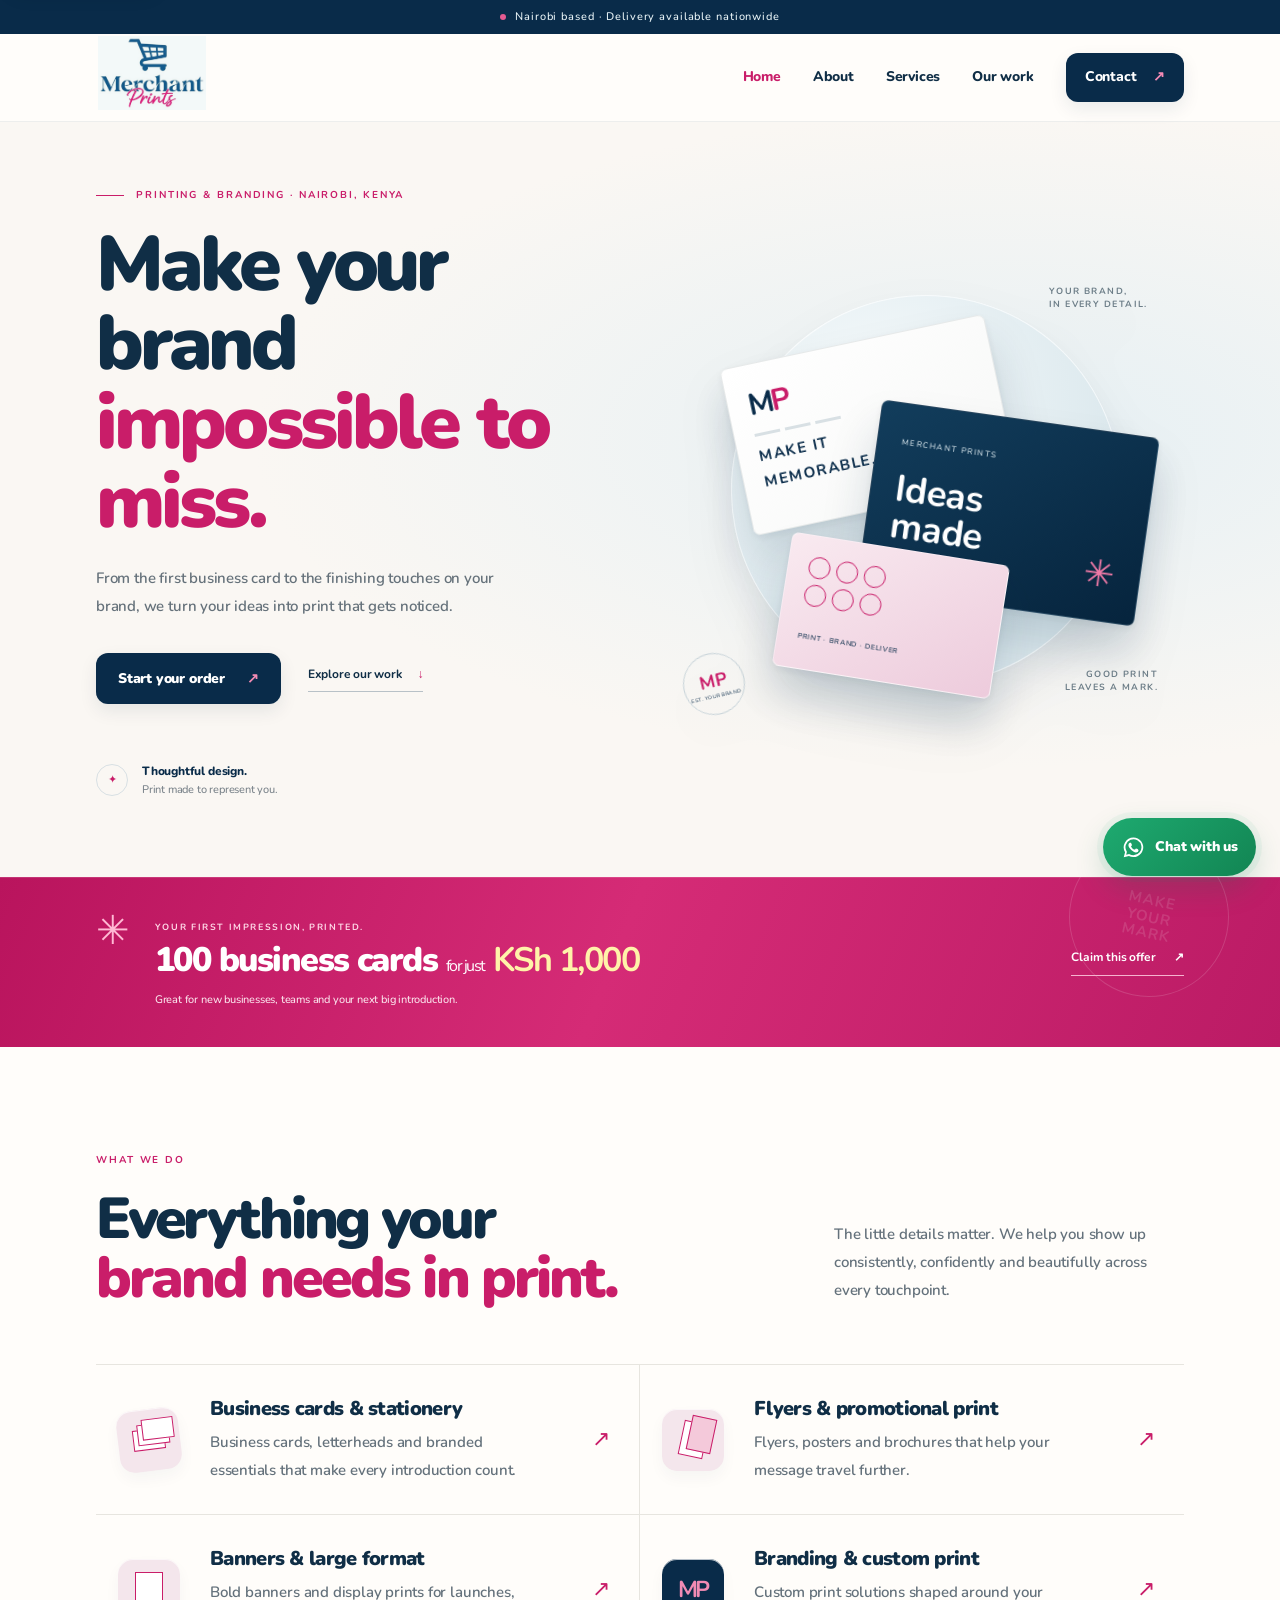
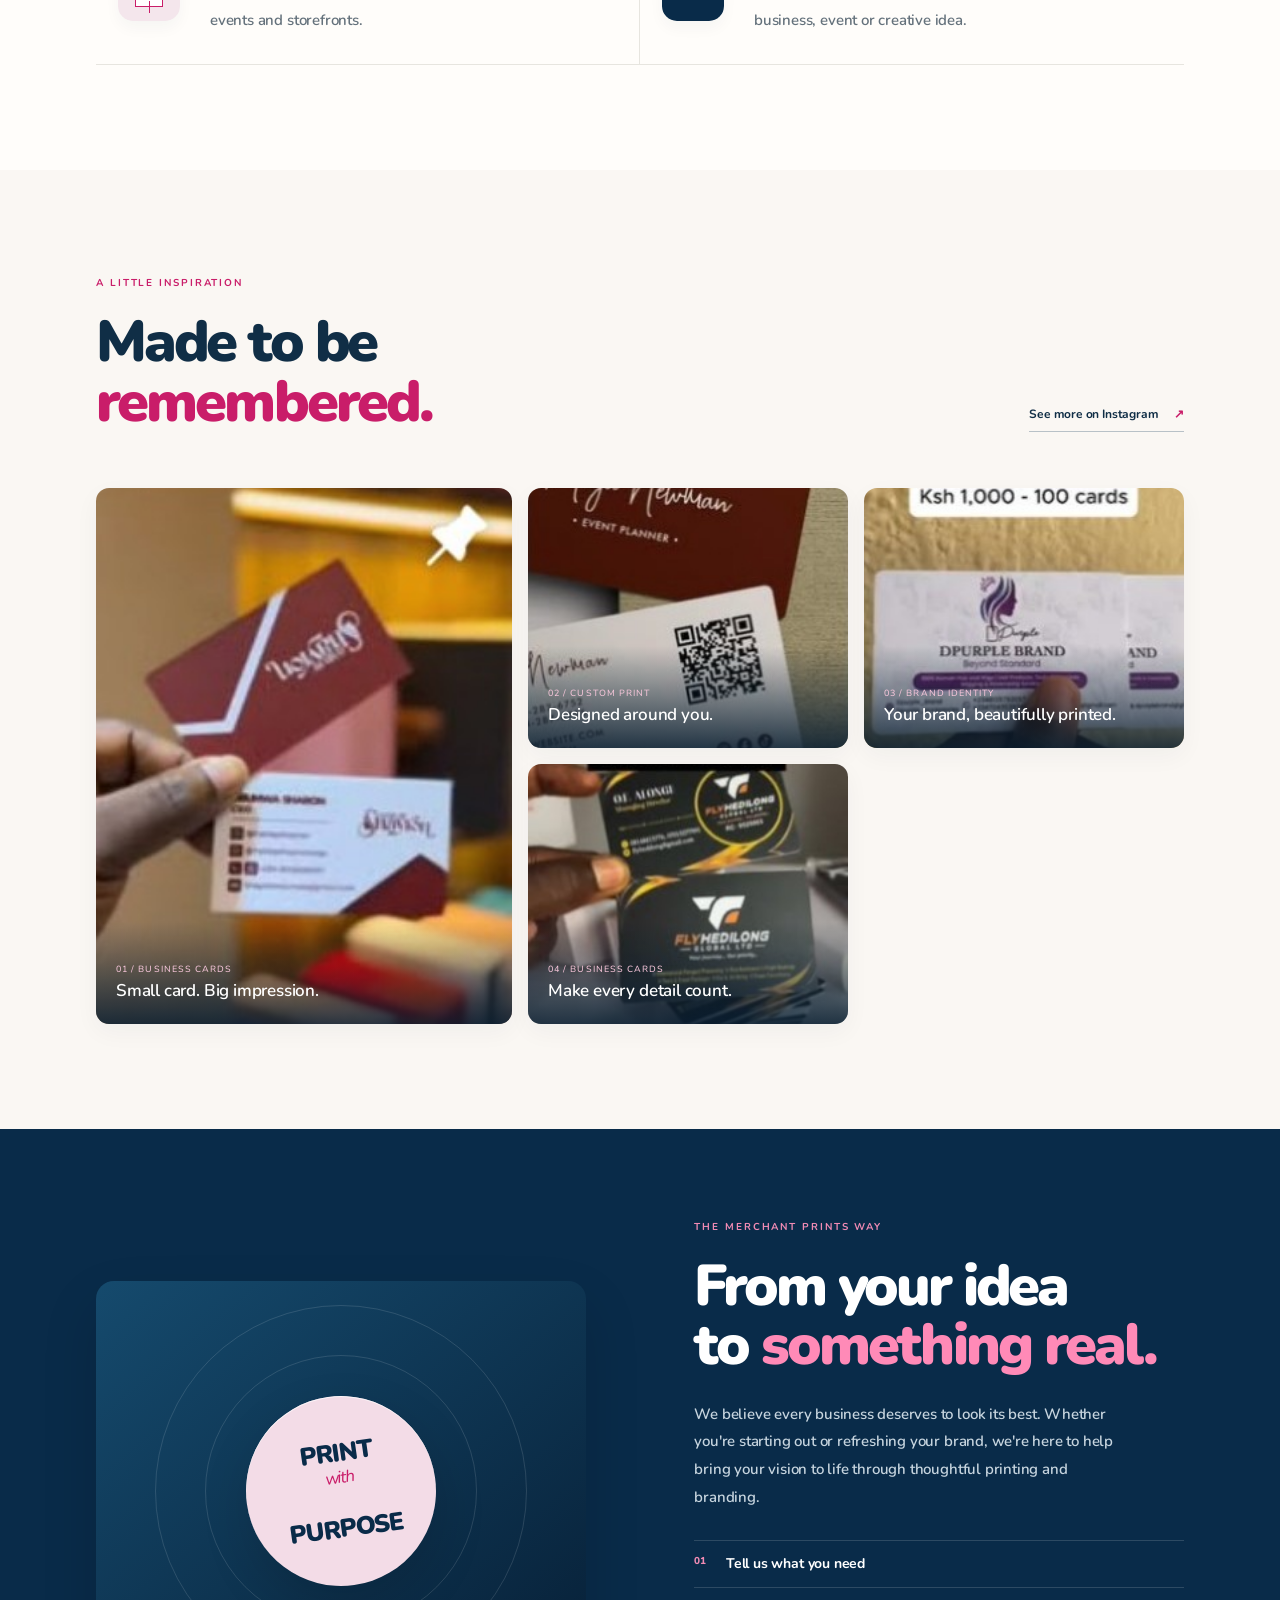
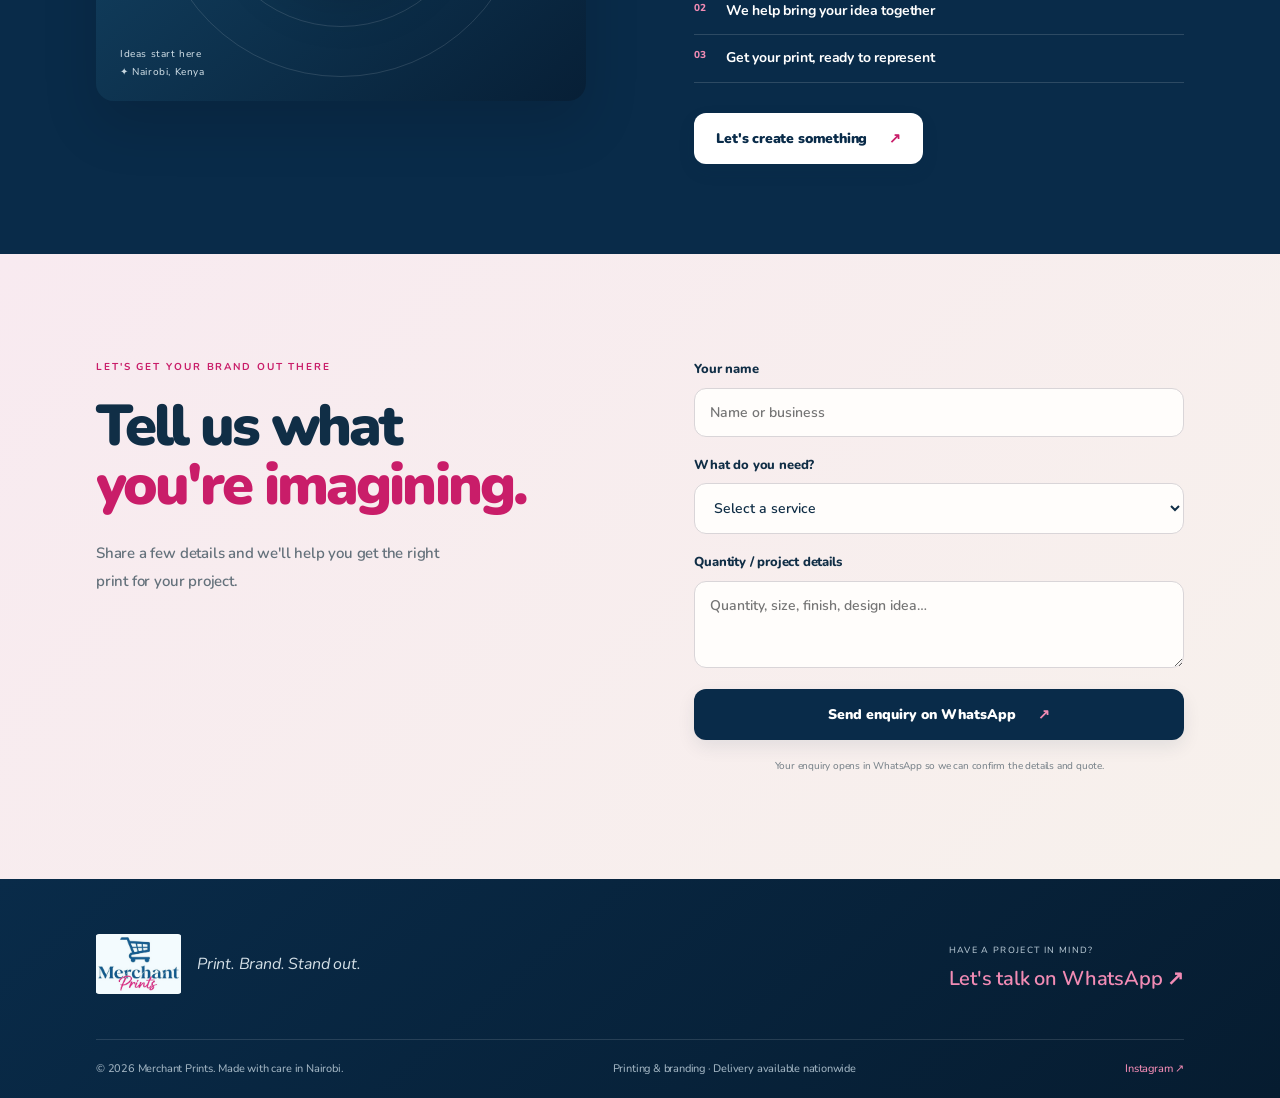
<file: index.html>
<!doctype html>
<html lang="en">

<head>
    <meta charset="utf-8">
    <meta name="viewport" content="width=device-width, initial-scale=1">
    <meta name="theme-color" content="#092b49">
    <meta name="color-scheme" content="light">
    <meta name="description"
        content="Merchant Prints — printing and branding services in Nairobi, Kenya. Business cards, flyers, banners and custom brand print. Delivery available nationwide.">
    <title>Merchant Prints | Print. Brand. Stand Out.</title>
    <link rel="preconnect" href="https://fonts.googleapis.com">
    <link rel="preconnect" href="https://fonts.gstatic.com" crossorigin>
    <link
        href="https://fonts.googleapis.com/css2?family=Nunito:wght@400;500;600;700;800;900&family=Playfair+Display:wght@600;700;800&display=swap"
        rel="stylesheet">
    <link rel="stylesheet" href="styles.css">
</head>

<body>
    <a class="skip-link" href="#main-content">Skip to content</a>
    <div class="announcement"><span class="announcement-dot"></span> Nairobi based · Delivery available nationwide</div>
    <header class="site-header" id="top"><a class="brand" href="#top" aria-label="Merchant Prints home"><img
                src="assets/merchant-prints-logo.jpg" alt="Merchant Prints logo"></a><button class="menu-toggle"
            aria-label="Open navigation" aria-expanded="false"><span></span><span></span></button>
        <nav class="nav" aria-label="Main navigation"><a href="index.html" class="active-page">Home</a><a
                href="about.html">About</a><a href="services.html">Services</a><a href="portfolio.html">Our work</a><a
                class="nav-cta" href="contact.html">Contact <span>↗</span></a></nav>
    </header>
    <main id="main-content">
        <section class="hero">
            <div class="hero-copy">
                <p class="eyebrow"><span class="eyebrow-line"></span> PRINTING & BRANDING · NAIROBI, KENYA</p>
                <h1>Make your brand<br><em>impossible to miss.</em></h1>
                <p class="hero-description">From the first business card to the finishing touches on your brand, we turn
                    your ideas into print that gets noticed.</p>
                <div class="hero-actions"><a class="button button-dark" href="#quote">Start your order
                        <span>↗</span></a><a class="text-link" href="#work">Explore our work <span>↓</span></a></div>
                <div class="hero-proof">
                    <div class="proof-mark">✦</div>
                    <p><strong>Thoughtful design.</strong><br>Print made to represent you.</p>
                </div>
            </div>
            <div class="hero-art" aria-label="Business cards and printed brand materials">
                <div class="art-backdrop"></div>
                <div class="art-label label-top">YOUR BRAND,<br>IN EVERY DETAIL.</div>
                <div class="print-card card-one"><span class="card-logo">M<span>P</span></span>
                    <div class="card-lines"><i></i><i></i><i></i></div><b>MAKE IT<br>MEMORABLE.</b>
                </div>
                <div class="print-card card-two"><small>MERCHANT
                        PRINTS</small><strong>Ideas<br>made<br><em>visible.</em></strong><span
                        class="card-scribble">✳</span></div>
                <div class="print-card card-three">
                    <div class="mini-grid"><i></i><i></i><i></i><i></i><i></i><i></i></div><small>PRINT · BRAND ·
                        DELIVER</small>
                </div>
                <div class="art-label label-bottom">GOOD PRINT<br>LEAVES A MARK.</div>
                <div class="art-stamp">MP<br><span>EST. YOUR BRAND</span></div>
            </div>
        </section>
        <section class="offer-strip" aria-label="Business card offer">
            <div class="offer-star">✳</div>
            <div class="offer-text">
                <p>YOUR FIRST IMPRESSION, PRINTED.</p>
                <h2>100 business cards <span>for just</span> <b>KSh 1,000</b></h2><small>Great for new businesses, teams
                    and your next big introduction.</small>
            </div><a href="#quote" class="offer-link">Claim this offer <span>↗</span></a>
            <div class="offer-orbit">MAKE<br>YOUR<br>MARK</div>
        </section>
        <section class="section services-section" id="services">
            <div class="section-heading">
                <div>
                    <p class="eyebrow">WHAT WE DO</p>
                    <h2>Everything your<br><em>brand needs in print.</em></h2>
                </div>
                <p class="section-intro">The little details matter. We help you show up consistently, confidently and
                    beautifully across every touchpoint.</p>
            </div>
            <div class="services-grid">
                <article class="service-card">
                    <div class="service-icon icon-card"><span></span><span></span><span></span></div>
                    <div>
                        <h3>Business cards & stationery</h3>
                        <p>Business cards, letterheads and branded essentials that make every introduction count.</p>
                    </div><a href="#quote" aria-label="Request business cards and stationery quote">↗</a>
                </article>
                <article class="service-card">
                    <div class="service-icon icon-poster"><span></span><span></span></div>
                    <div>
                        <h3>Flyers & promotional print</h3>
                        <p>Flyers, posters and brochures that help your message travel further.</p>
                    </div><a href="#quote" aria-label="Request promotional print quote">↗</a>
                </article>
                <article class="service-card">
                    <div class="service-icon icon-banner"><span></span><span></span></div>
                    <div>
                        <h3>Banners & large format</h3>
                        <p>Bold banners and display prints for launches, events and storefronts.</p>
                    </div><a href="#quote" aria-label="Request banner quote">↗</a>
                </article>
                <article class="service-card">
                    <div class="service-icon icon-brand"><span>MP</span></div>
                    <div>
                        <h3>Branding & custom print</h3>
                        <p>Custom print solutions shaped around your business, event or creative idea.</p>
                    </div><a href="#quote" aria-label="Request custom branding quote">↗</a>
                </article>
            </div>
        </section>
        <section class="work-section section" id="work">
            <div class="section-heading work-heading">
                <div>
                    <p class="eyebrow">A LITTLE INSPIRATION</p>
                    <h2>Made to be<br><em>remembered.</em></h2>
                </div><a class="text-link" href="https://www.instagram.com/merchant_prints/" target="_blank"
                    rel="noopener">See more on Instagram <span>↗</span></a>
            </div>
            <div class="work-grid">
                <figure class="work-item work-large"><img src="assets/work-1.jpg"
                        alt="Custom printed business card design">
                    <figcaption><span>01 / Business cards</span><b>Small card. Big impression.</b></figcaption>
                </figure>
                <figure class="work-item"><img src="assets/work-2.jpg" alt="Custom QR code business card">
                    <figcaption><span>02 / Custom print</span><b>Designed around you.</b></figcaption>
                </figure>
                <figure class="work-item"><img src="assets/work-3.jpg" alt="Printed branded card">
                    <figcaption><span>03 / Brand identity</span><b>Your brand, beautifully printed.</b></figcaption>
                </figure>
                <figure class="work-item"><img src="assets/work-4.jpg" alt="Premium business card print">
                    <figcaption><span>04 / Business cards</span><b>Make every detail count.</b></figcaption>
                </figure>
            </div>
        </section>
        <section class="about-section" id="about">
            <div class="about-visual">
                <div class="about-circle">PRINT<br><span>with</span><br>PURPOSE</div>
                <div class="about-note">Ideas start here<br>✦ Nairobi, Kenya</div>
            </div>
            <div class="about-copy">
                <p class="eyebrow">THE MERCHANT PRINTS WAY</p>
                <h2>From your idea<br>to <em>something real.</em></h2>
                <p>We believe every business deserves to look its best. Whether you're starting out or refreshing your
                    brand, we're here to help bring your vision to life through thoughtful printing and branding.</p>
                <div class="about-points">
                    <div><b>01</b><span>Tell us what you need</span></div>
                    <div><b>02</b><span>We help bring your idea together</span></div>
                    <div><b>03</b><span>Get your print, ready to represent</span></div>
                </div><a class="button button-light" href="#quote">Let's create something <span>↗</span></a>
            </div>
        </section>
        <section class="quote-section section" id="quote">
            <div class="quote-heading">
                <p class="eyebrow">LET'S GET YOUR BRAND OUT THERE</p>
                <h2>Tell us what<br><em>you're imagining.</em></h2>
                <p>Share a few details and we'll help you get the right print for your project.</p>
            </div>
            <form class="quote-form" id="quoteForm"><label>Your name<input name="name" type="text"
                        placeholder="Name or business" required></label><label>What do you need?<select name="service"
                        required>
                        <option value="" disabled selected>Select a service</option>
                        <option>Business cards (100 for KSh 1,000)</option>
                        <option>Flyers / posters / brochures</option>
                        <option>Banners / large format</option>
                        <option>Branding / custom print</option>
                        <option>Something else</option>
                    </select></label><label>Quantity / project details<textarea name="details" rows="3"
                        placeholder="Quantity, size, finish, design idea…"></textarea></label><button
                    class="button button-dark submit-button" type="submit">Send enquiry on WhatsApp
                    <span>↗</span></button>
                <p class="form-note">Your enquiry opens in WhatsApp so we can confirm the details and quote.</p>
            </form>
        </section>
    </main>
    <footer class="footer" id="contact">
        <div class="footer-top"><a class="footer-brand" href="#top"><img src="assets/merchant-prints-logo.jpg"
                    alt="Merchant Prints"><span>Print. Brand. Stand out.</span></a>
            <div class="footer-contact">
                <p>HAVE A PROJECT IN MIND?</p><a href="https://wa.me/254113739590" target="_blank" rel="noopener">Let's
                    talk on WhatsApp ↗</a>
            </div>
        </div>
        <div class="footer-bottom"><span>© <span id="year"></span> Merchant Prints. Made with care in
                Nairobi.</span><span>Printing & branding · Delivery available nationwide</span><a
                href="https://www.instagram.com/merchant_prints/" target="_blank" rel="noopener">Instagram ↗</a></div>
    </footer>
    <a class="whatsapp-float"
        href="https://wa.me/254113739590?text=Hi%20Merchant%20Prints%2C%20I%27d%20like%20to%20make%20an%20enquiry."
        target="_blank" rel="noopener" aria-label="Chat with Merchant Prints on WhatsApp"><svg viewBox="0 0 32 32"
            aria-hidden="true">
            <path
                d="M16 3.2A12.5 12.5 0 0 0 5.2 22L3.5 28.5l6.7-1.7A12.5 12.5 0 1 0 16 3.2Zm0 22.7a10.1 10.1 0 0 1-5.1-1.4l-.4-.2-3.9 1 1-3.8-.3-.4A10.2 10.2 0 1 1 16 25.9Zm5.6-7.6c-.3-.2-1.8-.9-2.1-1s-.5-.2-.7.2-.8 1-1 1.2-.4.2-.7 0a8.3 8.3 0 0 1-2.5-1.5 9.3 9.3 0 0 1-1.7-2.1c-.2-.3 0-.5.2-.7l.5-.6c.2-.2.2-.4.3-.6s0-.4 0-.6-.7-1.7-1-2.3c-.2-.5-.5-.4-.7-.4h-.6a1.2 1.2 0 0 0-.9.4 3.8 3.8 0 0 0-1.2 2.8 6.6 6.6 0 0 0 1.4 3.5 15.1 15.1 0 0 0 5.8 5.1 6.7 6.7 0 0 0 2.2.7 3.8 3.8 0 0 0 2.5-.6 3.1 3.1 0 0 0 1-2c0-.3 0-.5-.2-.6Z" />
        </svg><span>Chat with us</span></a>
    <script src="script.js"></script>
</body>

</html>
</file>
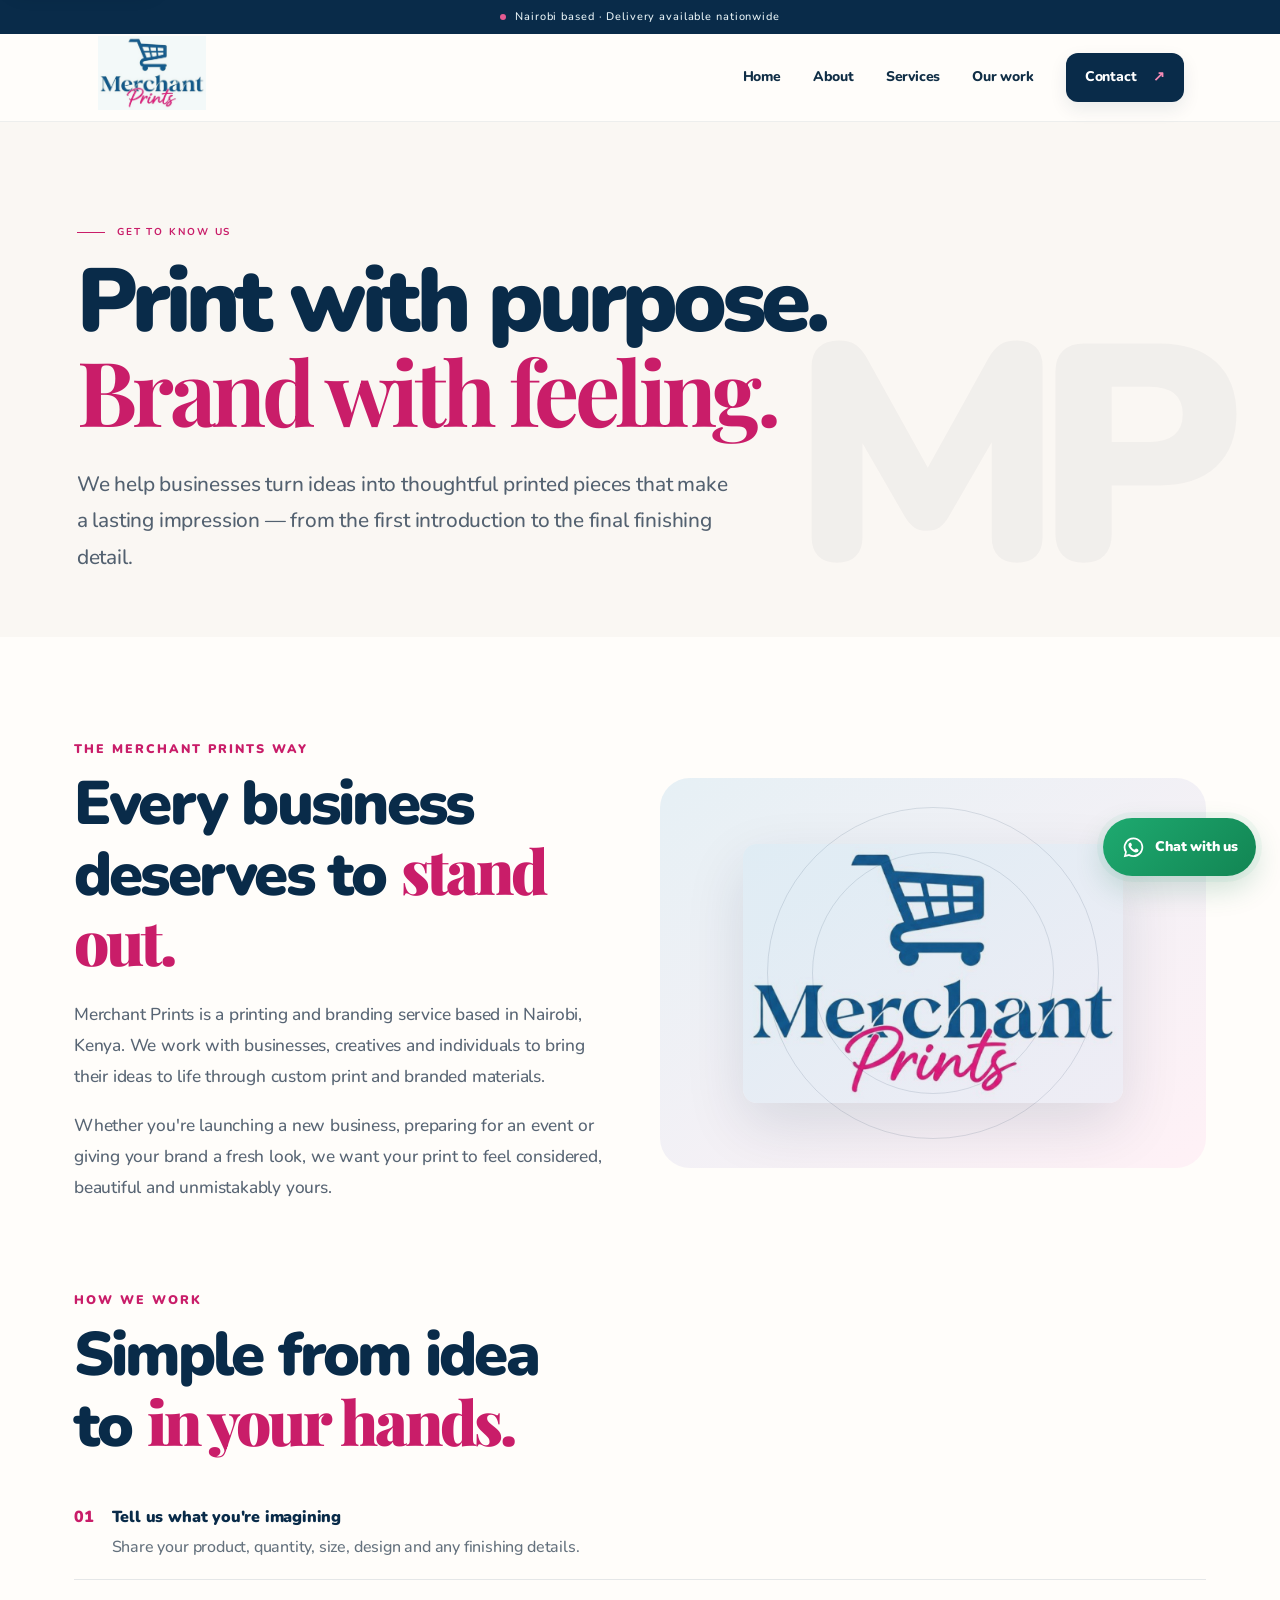
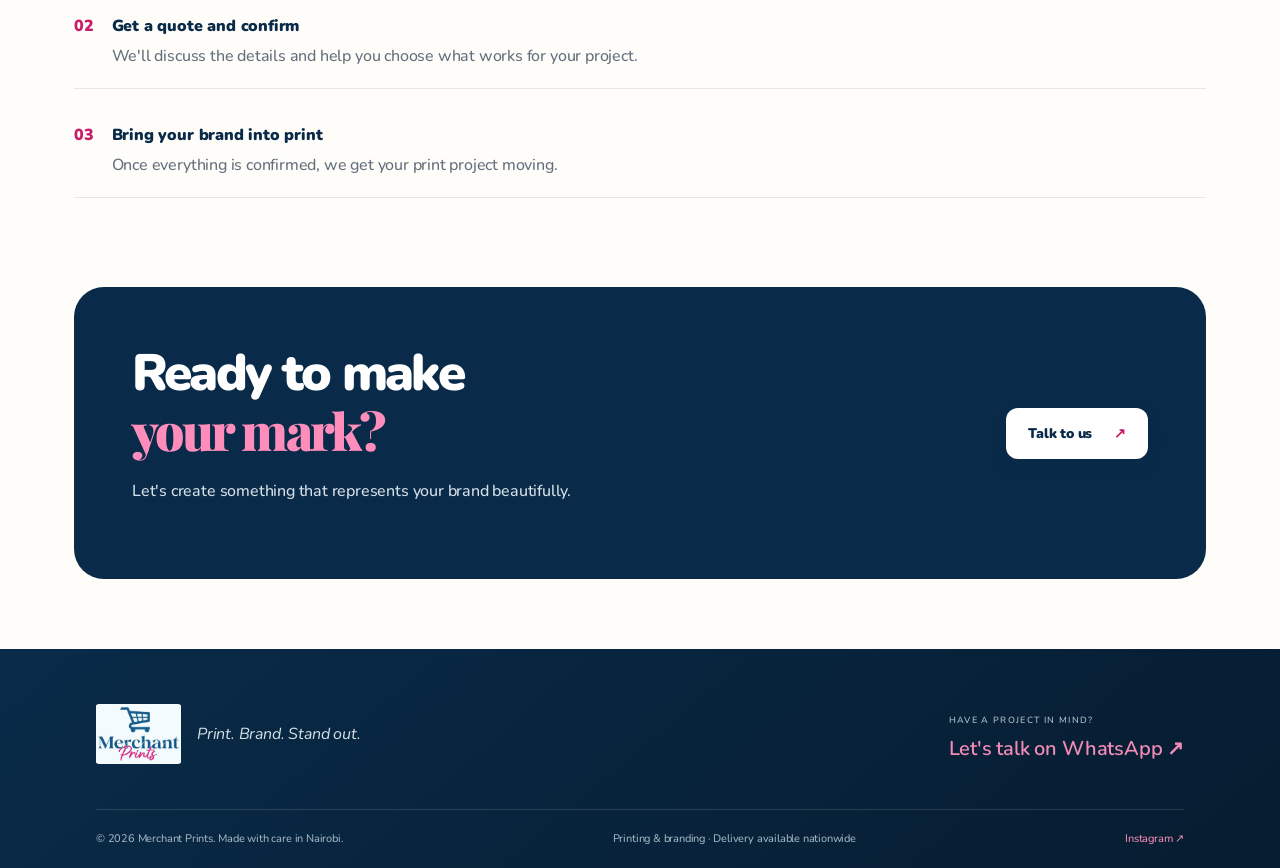
<file: about.html>
<!doctype html><html lang="en"><head><meta charset="utf-8"><meta name="viewport" content="width=device-width, initial-scale=1"><meta name="theme-color" content="#092b49"><meta name="description" content="Merchant Prints — printing and branding services in Nairobi, Kenya. Business cards, flyers, banners and custom brand print. Delivery available nationwide."><title>About Us | Merchant Prints</title><link rel="preconnect" href="https://fonts.googleapis.com"><link rel="preconnect" href="https://fonts.gstatic.com" crossorigin><link href="https://fonts.googleapis.com/css2?family=Nunito:wght@400;500;600;700;800;900&family=Playfair+Display:wght@600;700;800&display=swap" rel="stylesheet"><link rel="stylesheet" href="styles.css"></head><body><a class="skip-link" href="#main-content">Skip to content</a><div class="announcement"><span class="announcement-dot"></span> Nairobi based · Delivery available nationwide</div><header class="site-header" id="top"><a class="brand" href="index.html" aria-label="Merchant Prints home"><img src="assets/merchant-prints-logo.jpg" alt="Merchant Prints logo"></a><button class="menu-toggle" aria-label="Open navigation" aria-expanded="false"><span></span><span></span></button><nav class="nav" aria-label="Main navigation"><a href="index.html">Home</a><a href="about.html">About</a><a href="services.html">Services</a><a href="portfolio.html">Our work</a><a href="contact.html" class="nav-cta">Contact <span>↗</span></a></nav></header><main id="main-content"><section class="page-hero"><p class="eyebrow"><span class="eyebrow-line"></span> GET TO KNOW US</p><h1>Print with purpose.<br><em>Brand with feeling.</em></h1><p class="lead">We help businesses turn ideas into thoughtful printed pieces that make a lasting impression — from the first introduction to the final finishing detail.</p></section><section class="page-wrap"><div class="about-feature"><div><p class="page-kicker">THE MERCHANT PRINTS WAY</p><h2 class="page-title">Every business<br>deserves to <em>stand out.</em></h2><p class="page-lead">Merchant Prints is a printing and branding service based in Nairobi, Kenya. We work with businesses, creatives and individuals to bring their ideas to life through custom print and branded materials.</p><p class="page-lead">Whether you're launching a new business, preparing for an event or giving your brand a fresh look, we want your print to feel considered, beautiful and unmistakably yours.</p></div><div class="about-feature-art"><img src="assets/merchant-prints-logo.jpg" alt="Merchant Prints brand logo"></div></div><div style="margin-top:70px"><p class="page-kicker">HOW WE WORK</p><h2 class="page-title">Simple from idea<br>to <em>in your hands.</em></h2><div class="process-list"><div class="process-item"><b>01</b><div><strong>Tell us what you're imagining</strong><p>Share your product, quantity, size, design and any finishing details.</p></div></div><div class="process-item"><b>02</b><div><strong>Get a quote and confirm</strong><p>We'll discuss the details and help you choose what works for your project.</p></div></div><div class="process-item"><b>03</b><div><strong>Bring your brand into print</strong><p>Once everything is confirmed, we get your print project moving.</p></div></div></div></div></section><section class="page-footer-cta"><div class="page-banner"><div><h2>Ready to make<br><em>your mark?</em></h2><p>Let's create something that represents your brand beautifully.</p></div><a class="button button-light" href="contact.html">Talk to us <span>↗</span></a></div></section></main><footer class="footer"><div class="footer-top"><a class="footer-brand" href="index.html"><img src="assets/merchant-prints-logo.jpg" alt="Merchant Prints"><span>Print. Brand. Stand out.</span></a><div class="footer-contact"><p>HAVE A PROJECT IN MIND?</p><a href="https://wa.me/254113739590" target="_blank" rel="noopener">Let's talk on WhatsApp ↗</a></div></div><div class="footer-bottom"><span>© <span id="year"></span> Merchant Prints. Made with care in Nairobi.</span><span>Printing & branding · Delivery available nationwide</span><a href="https://www.instagram.com/merchant_prints/" target="_blank" rel="noopener">Instagram ↗</a></div></footer><a class="whatsapp-float" href="https://wa.me/254113739590?text=Hi%20Merchant%20Prints%2C%20I%27d%20like%20to%20make%20an%20enquiry." target="_blank" rel="noopener" aria-label="Chat with Merchant Prints on WhatsApp"><svg viewBox="0 0 32 32" aria-hidden="true"><path d="M16 3.2A12.5 12.5 0 0 0 5.2 22L3.5 28.5l6.7-1.7A12.5 12.5 0 1 0 16 3.2Zm0 22.7a10.1 10.1 0 0 1-5.1-1.4l-.4-.2-3.9 1 1-3.8-.3-.4A10.2 10.2 0 1 1 16 25.9Zm5.6-7.6c-.3-.2-1.8-.9-2.1-1s-.5-.2-.7.2-.8 1-1 1.2-.4.2-.7 0a8.3 8.3 0 0 1-2.5-1.5 9.3 9.3 0 0 1-1.7-2.1c-.2-.3 0-.5.2-.7l.5-.6c.2-.2.2-.4.3-.6s0-.4 0-.6-.7-1.7-1-2.3c-.2-.5-.5-.4-.7-.4h-.6a1.2 1.2 0 0 0-.9.4 3.8 3.8 0 0 0-1.2 2.8 6.6 6.6 0 0 0 1.4 3.5 15.1 15.1 0 0 0 5.8 5.1 6.7 6.7 0 0 0 2.2.7 3.8 3.8 0 0 0 2.5-.6 3.1 3.1 0 0 0 1-2c0-.3 0-.5-.2-.6Z"/></svg><span>Chat with us</span></a><script src="script.js"></script></body></html>
</file>
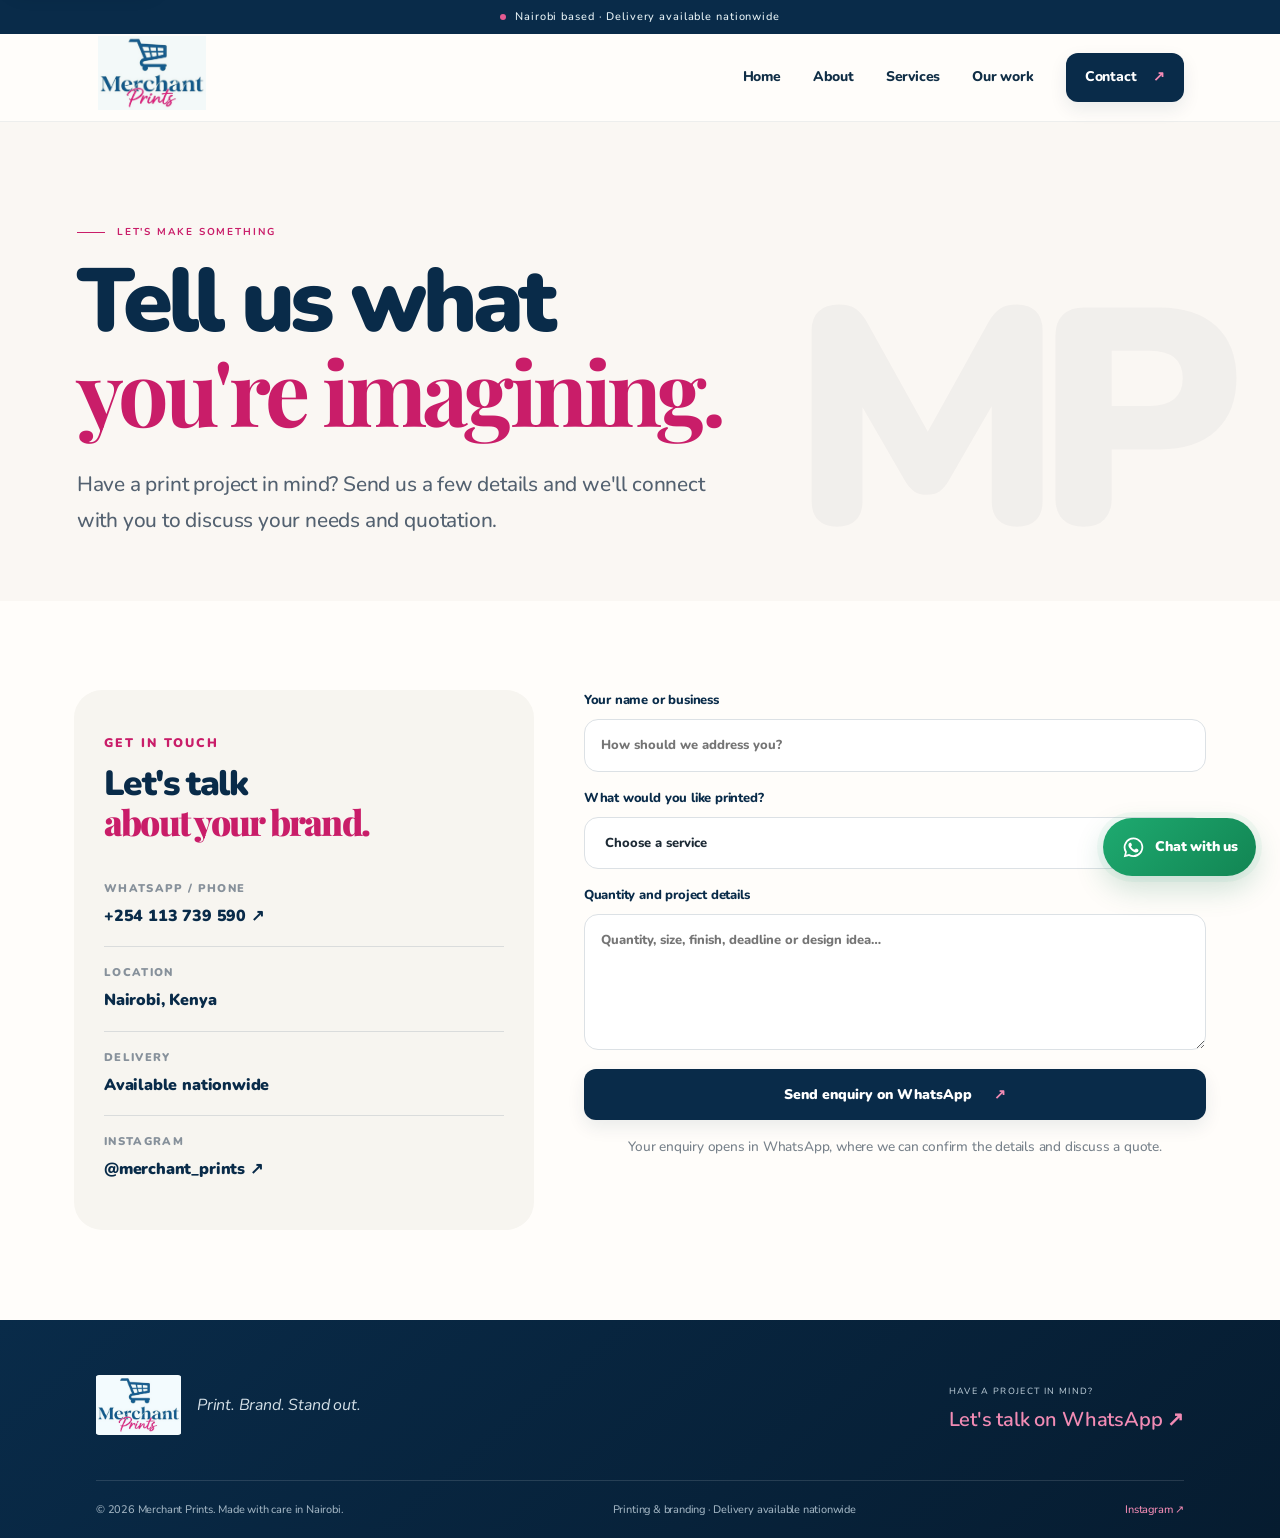
<file: contact.html>
<!doctype html><html lang="en"><head><meta charset="utf-8"><meta name="viewport" content="width=device-width, initial-scale=1"><meta name="theme-color" content="#092b49"><meta name="description" content="Merchant Prints — printing and branding services in Nairobi, Kenya. Business cards, flyers, banners and custom brand print. Delivery available nationwide."><title>Contact Us | Merchant Prints</title><link rel="preconnect" href="https://fonts.googleapis.com"><link rel="preconnect" href="https://fonts.gstatic.com" crossorigin><link href="https://fonts.googleapis.com/css2?family=Nunito:wght@400;500;600;700;800;900&family=Playfair+Display:wght@600;700;800&display=swap" rel="stylesheet"><link rel="stylesheet" href="styles.css"></head><body><a class="skip-link" href="#main-content">Skip to content</a><div class="announcement"><span class="announcement-dot"></span> Nairobi based · Delivery available nationwide</div><header class="site-header" id="top"><a class="brand" href="index.html" aria-label="Merchant Prints home"><img src="assets/merchant-prints-logo.jpg" alt="Merchant Prints logo"></a><button class="menu-toggle" aria-label="Open navigation" aria-expanded="false"><span></span><span></span></button><nav class="nav" aria-label="Main navigation"><a href="index.html">Home</a><a href="about.html">About</a><a href="services.html">Services</a><a href="portfolio.html">Our work</a><a href="contact.html" class="nav-cta">Contact <span>↗</span></a></nav></header><main id="main-content"><section class="page-hero"><p class="eyebrow"><span class="eyebrow-line"></span> LET'S MAKE SOMETHING</p><h1>Tell us what<br><em>you're imagining.</em></h1><p class="lead">Have a print project in mind? Send us a few details and we'll connect with you to discuss your needs and quotation.</p></section><section class="page-wrap"><div class="contact-layout"><aside class="contact-panel"><p class="page-kicker">GET IN TOUCH</p><h2 class="page-title" style="font-size:2.2rem">Let's talk<br><em>about your brand.</em></h2><div class="contact-row"><small>WhatsApp / Phone</small><a href="https://wa.me/254113739590" target="_blank" rel="noopener">+254 113 739 590 ↗</a></div><div class="contact-row"><small>Location</small><strong>Nairobi, Kenya</strong></div><div class="contact-row"><small>Delivery</small><strong>Available nationwide</strong></div><div class="contact-row"><small>Instagram</small><a href="https://www.instagram.com/merchant_prints/" target="_blank" rel="noopener">@merchant_prints ↗</a></div></aside><form class="page-form quote-form" id="quoteForm"><label>Your name or business<input name="name" type="text" placeholder="How should we address you?" required></label><label>What would you like printed?<select name="service" required><option value="" disabled selected>Choose a service</option><option>Business cards (100 for KSh 1,000)</option><option>Flyers / posters / brochures</option><option>Banners / large format</option><option>Branding / custom print</option><option>Other / not sure yet</option></select></label><label>Quantity and project details<textarea name="details" rows="5" placeholder="Quantity, size, finish, deadline or design idea…"></textarea></label><button class="button button-dark submit-button" type="submit">Send enquiry on WhatsApp <span>↗</span></button><p class="form-note">Your enquiry opens in WhatsApp, where we can confirm the details and discuss a quote.</p></form></div></section></main><footer class="footer"><div class="footer-top"><a class="footer-brand" href="index.html"><img src="assets/merchant-prints-logo.jpg" alt="Merchant Prints"><span>Print. Brand. Stand out.</span></a><div class="footer-contact"><p>HAVE A PROJECT IN MIND?</p><a href="https://wa.me/254113739590" target="_blank" rel="noopener">Let's talk on WhatsApp ↗</a></div></div><div class="footer-bottom"><span>© <span id="year"></span> Merchant Prints. Made with care in Nairobi.</span><span>Printing & branding · Delivery available nationwide</span><a href="https://www.instagram.com/merchant_prints/" target="_blank" rel="noopener">Instagram ↗</a></div></footer><a class="whatsapp-float" href="https://wa.me/254113739590?text=Hi%20Merchant%20Prints%2C%20I%27d%20like%20to%20make%20an%20enquiry." target="_blank" rel="noopener" aria-label="Chat with Merchant Prints on WhatsApp"><svg viewBox="0 0 32 32" aria-hidden="true"><path d="M16 3.2A12.5 12.5 0 0 0 5.2 22L3.5 28.5l6.7-1.7A12.5 12.5 0 1 0 16 3.2Zm0 22.7a10.1 10.1 0 0 1-5.1-1.4l-.4-.2-3.9 1 1-3.8-.3-.4A10.2 10.2 0 1 1 16 25.9Zm5.6-7.6c-.3-.2-1.8-.9-2.1-1s-.5-.2-.7.2-.8 1-1 1.2-.4.2-.7 0a8.3 8.3 0 0 1-2.5-1.5 9.3 9.3 0 0 1-1.7-2.1c-.2-.3 0-.5.2-.7l.5-.6c.2-.2.2-.4.3-.6s0-.4 0-.6-.7-1.7-1-2.3c-.2-.5-.5-.4-.7-.4h-.6a1.2 1.2 0 0 0-.9.4 3.8 3.8 0 0 0-1.2 2.8 6.6 6.6 0 0 0 1.4 3.5 15.1 15.1 0 0 0 5.8 5.1 6.7 6.7 0 0 0 2.2.7 3.8 3.8 0 0 0 2.5-.6 3.1 3.1 0 0 0 1-2c0-.3 0-.5-.2-.6Z"/></svg><span>Chat with us</span></a><script src="script.js"></script></body></html>
</file>
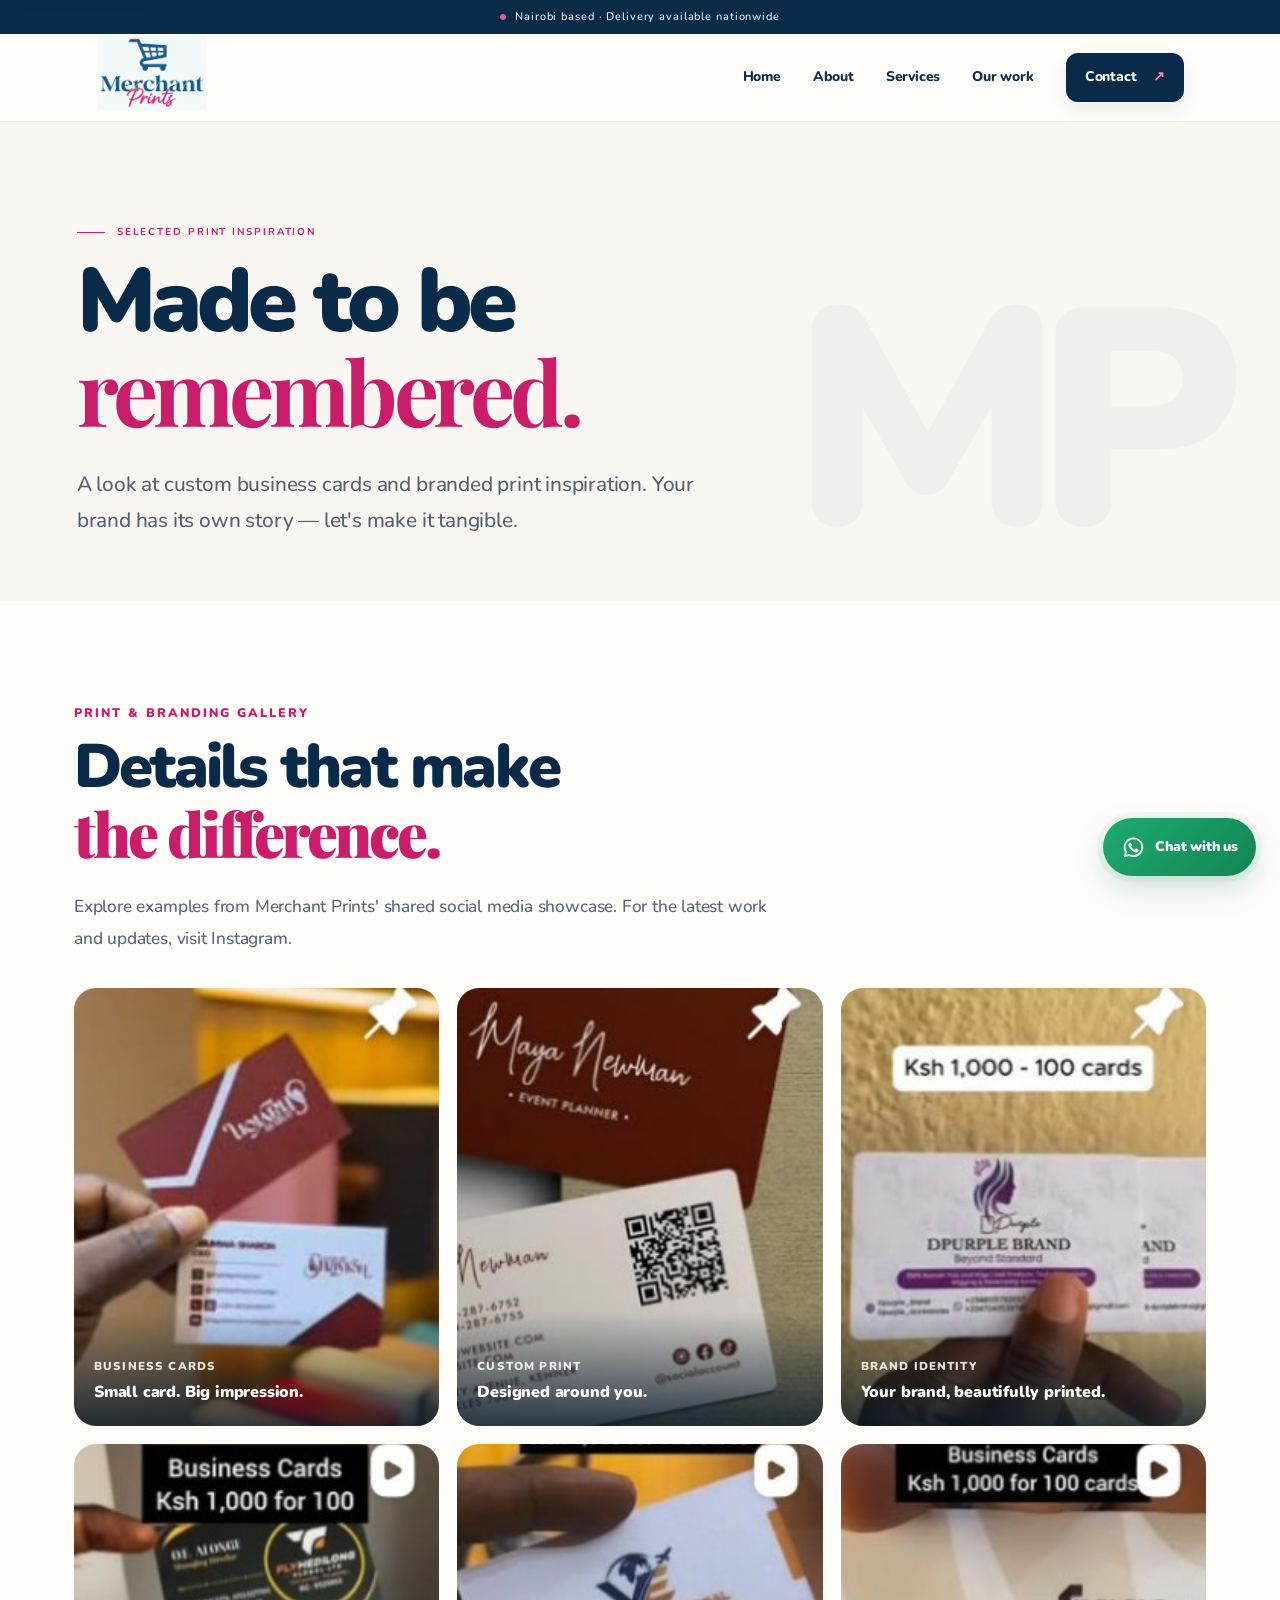
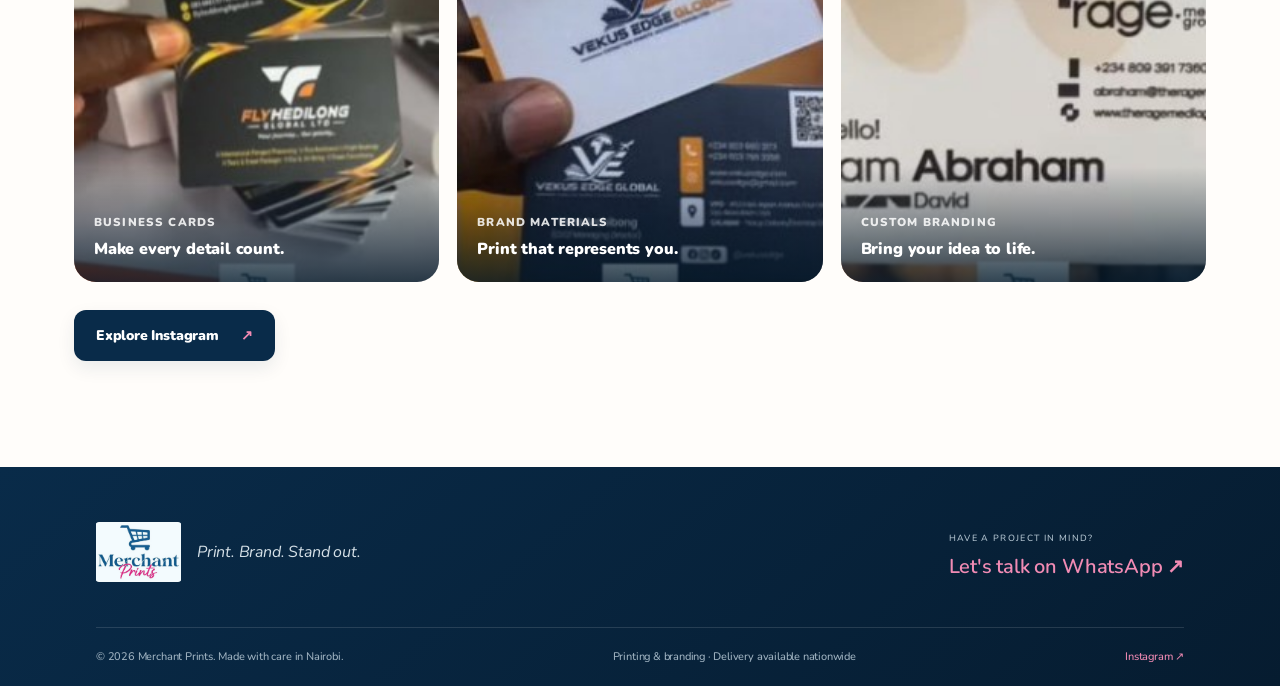
<file: portfolio.html>
<!doctype html><html lang="en"><head><meta charset="utf-8"><meta name="viewport" content="width=device-width, initial-scale=1"><meta name="theme-color" content="#092b49"><meta name="description" content="Merchant Prints — printing and branding services in Nairobi, Kenya. Business cards, flyers, banners and custom brand print. Delivery available nationwide."><title>Our Portfolio | Merchant Prints</title><link rel="preconnect" href="https://fonts.googleapis.com"><link rel="preconnect" href="https://fonts.gstatic.com" crossorigin><link href="https://fonts.googleapis.com/css2?family=Nunito:wght@400;500;600;700;800;900&family=Playfair+Display:wght@600;700;800&display=swap" rel="stylesheet"><link rel="stylesheet" href="styles.css"></head><body><a class="skip-link" href="#main-content">Skip to content</a><div class="announcement"><span class="announcement-dot"></span> Nairobi based · Delivery available nationwide</div><header class="site-header" id="top"><a class="brand" href="index.html" aria-label="Merchant Prints home"><img src="assets/merchant-prints-logo.jpg" alt="Merchant Prints logo"></a><button class="menu-toggle" aria-label="Open navigation" aria-expanded="false"><span></span><span></span></button><nav class="nav" aria-label="Main navigation"><a href="index.html">Home</a><a href="about.html">About</a><a href="services.html">Services</a><a href="portfolio.html">Our work</a><a href="contact.html" class="nav-cta">Contact <span>↗</span></a></nav></header><main id="main-content"><section class="page-hero"><p class="eyebrow"><span class="eyebrow-line"></span> SELECTED PRINT INSPIRATION</p><h1>Made to be<br><em>remembered.</em></h1><p class="lead">A look at custom business cards and branded print inspiration. Your brand has its own story — let's make it tangible.</p></section><section class="page-wrap"><p class="page-kicker">PRINT & BRANDING GALLERY</p><h2 class="page-title">Details that make<br><em>the difference.</em></h2><p class="page-lead">Explore examples from Merchant Prints' shared social media showcase. For the latest work and updates, visit Instagram.</p><div class="portfolio-grid"><figure class="portfolio-tile"><img src="assets/work-1.jpg" alt="Custom business card print"><figcaption><small>Business cards</small>Small card. Big impression.</figcaption></figure><figure class="portfolio-tile"><img src="assets/work-2.jpg" alt="QR code business card design"><figcaption><small>Custom print</small>Designed around you.</figcaption></figure><figure class="portfolio-tile"><img src="assets/work-3.jpg" alt="Branded printed business card"><figcaption><small>Brand identity</small>Your brand, beautifully printed.</figcaption></figure><figure class="portfolio-tile"><img src="assets/work-4.jpg" alt="Premium business card example"><figcaption><small>Business cards</small>Make every detail count.</figcaption></figure><figure class="portfolio-tile"><img src="assets/work-5.jpg" alt="Printed brand materials"><figcaption><small>Brand materials</small>Print that represents you.</figcaption></figure><figure class="portfolio-tile"><img src="assets/work-6.jpg" alt="Custom printed branding"><figcaption><small>Custom branding</small>Bring your idea to life.</figcaption></figure></div><p style="margin-top:28px"><a class="button button-dark" href="https://www.instagram.com/merchant_prints/" target="_blank" rel="noopener">Explore Instagram <span>↗</span></a></p></section></main><footer class="footer"><div class="footer-top"><a class="footer-brand" href="index.html"><img src="assets/merchant-prints-logo.jpg" alt="Merchant Prints"><span>Print. Brand. Stand out.</span></a><div class="footer-contact"><p>HAVE A PROJECT IN MIND?</p><a href="https://wa.me/254113739590" target="_blank" rel="noopener">Let's talk on WhatsApp ↗</a></div></div><div class="footer-bottom"><span>© <span id="year"></span> Merchant Prints. Made with care in Nairobi.</span><span>Printing & branding · Delivery available nationwide</span><a href="https://www.instagram.com/merchant_prints/" target="_blank" rel="noopener">Instagram ↗</a></div></footer><a class="whatsapp-float" href="https://wa.me/254113739590?text=Hi%20Merchant%20Prints%2C%20I%27d%20like%20to%20make%20an%20enquiry." target="_blank" rel="noopener" aria-label="Chat with Merchant Prints on WhatsApp"><svg viewBox="0 0 32 32" aria-hidden="true"><path d="M16 3.2A12.5 12.5 0 0 0 5.2 22L3.5 28.5l6.7-1.7A12.5 12.5 0 1 0 16 3.2Zm0 22.7a10.1 10.1 0 0 1-5.1-1.4l-.4-.2-3.9 1 1-3.8-.3-.4A10.2 10.2 0 1 1 16 25.9Zm5.6-7.6c-.3-.2-1.8-.9-2.1-1s-.5-.2-.7.2-.8 1-1 1.2-.4.2-.7 0a8.3 8.3 0 0 1-2.5-1.5 9.3 9.3 0 0 1-1.7-2.1c-.2-.3 0-.5.2-.7l.5-.6c.2-.2.2-.4.3-.6s0-.4 0-.6-.7-1.7-1-2.3c-.2-.5-.5-.4-.7-.4h-.6a1.2 1.2 0 0 0-.9.4 3.8 3.8 0 0 0-1.2 2.8 6.6 6.6 0 0 0 1.4 3.5 15.1 15.1 0 0 0 5.8 5.1 6.7 6.7 0 0 0 2.2.7 3.8 3.8 0 0 0 2.5-.6 3.1 3.1 0 0 0 1-2c0-.3 0-.5-.2-.6Z"/></svg><span>Chat with us</span></a><script src="script.js"></script></body></html>
</file>
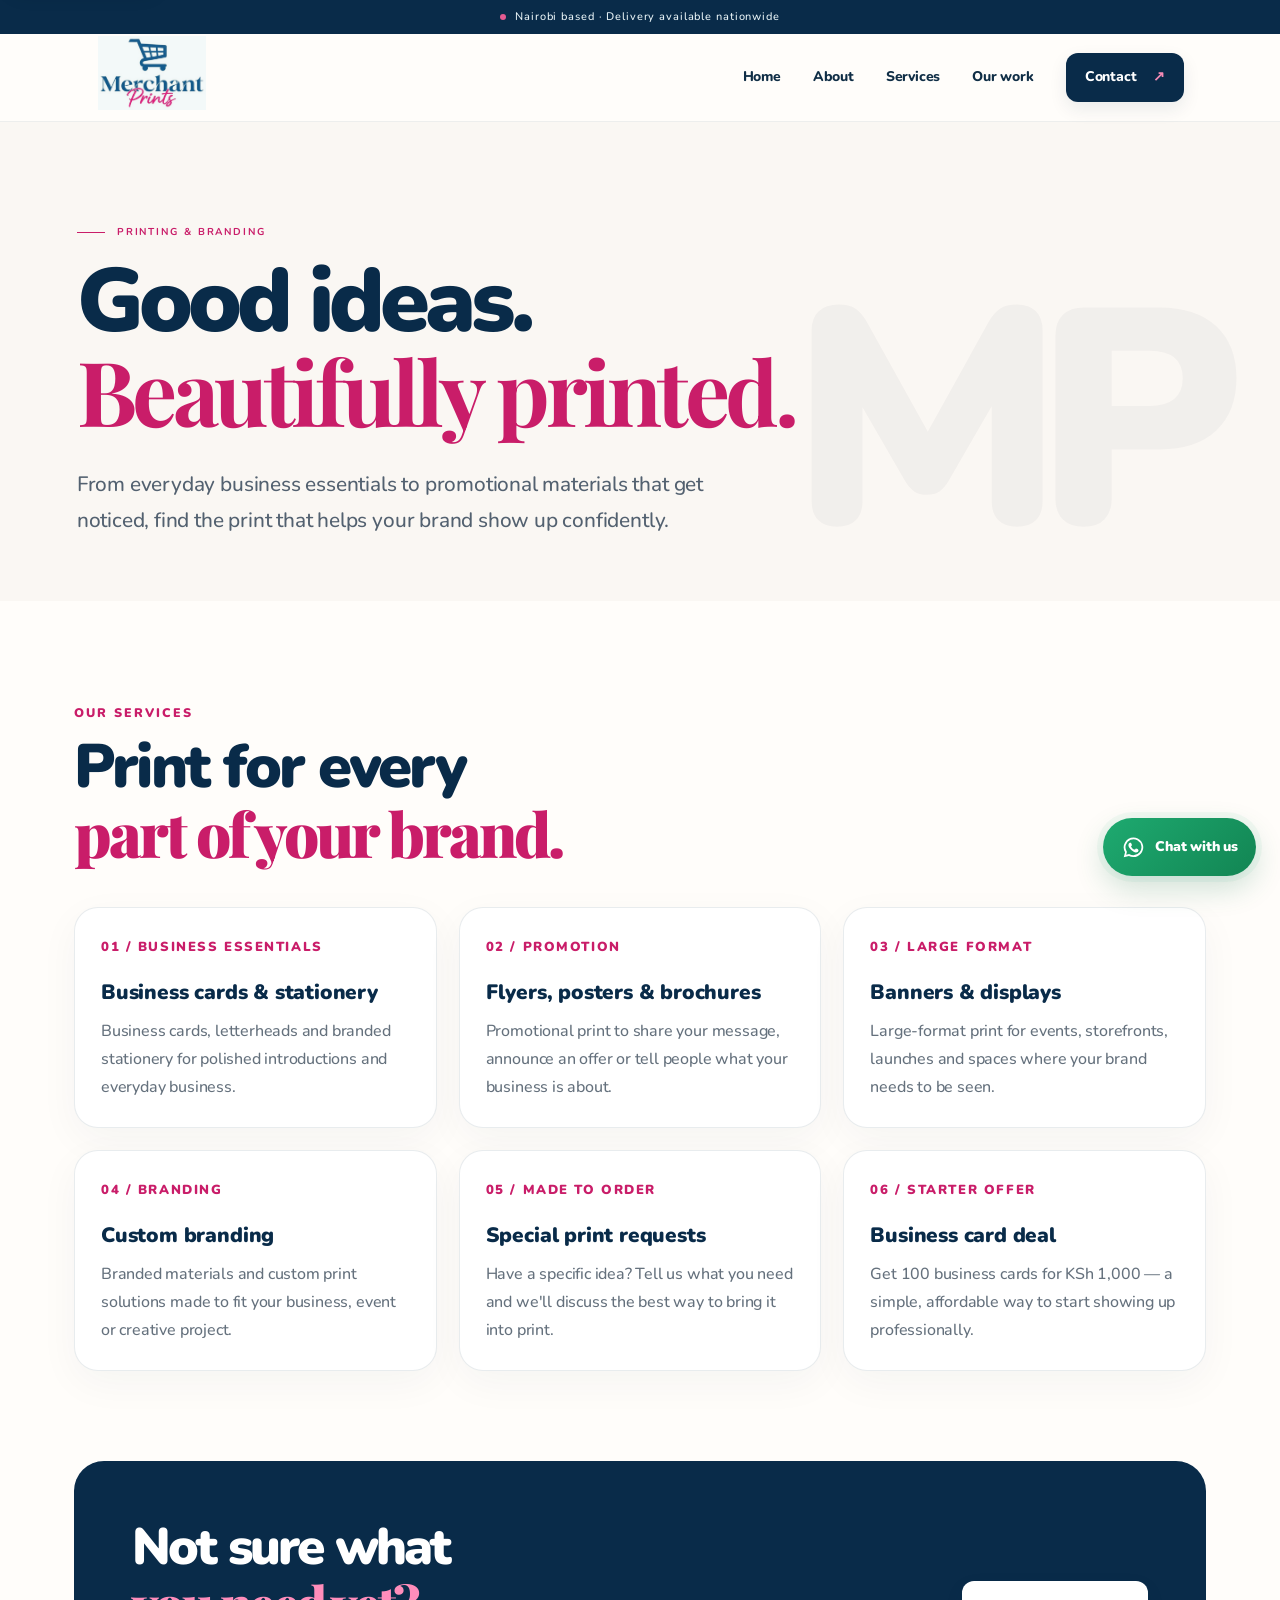
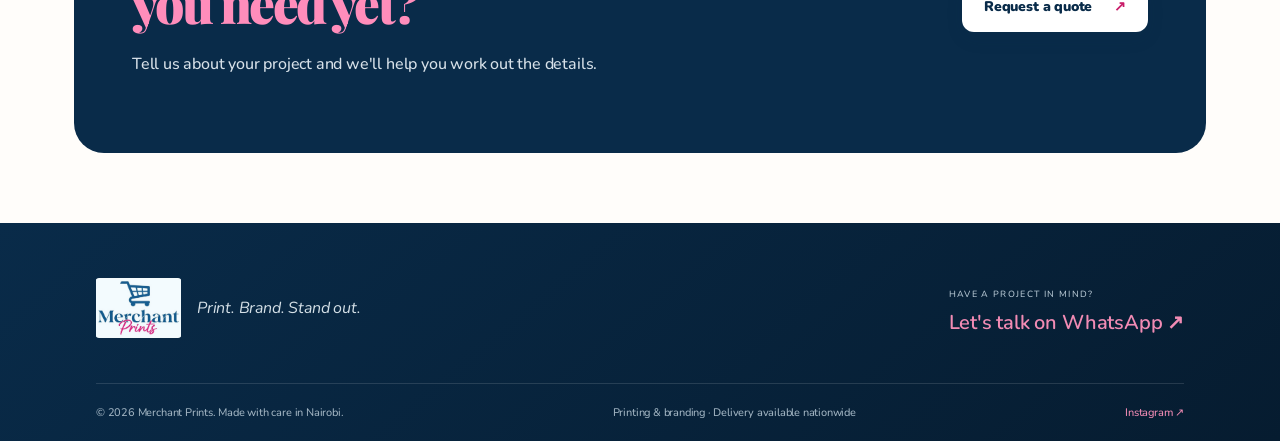
<file: services.html>
<!doctype html><html lang="en"><head><meta charset="utf-8"><meta name="viewport" content="width=device-width, initial-scale=1"><meta name="theme-color" content="#092b49"><meta name="description" content="Merchant Prints — printing and branding services in Nairobi, Kenya. Business cards, flyers, banners and custom brand print. Delivery available nationwide."><title>Our Services | Merchant Prints</title><link rel="preconnect" href="https://fonts.googleapis.com"><link rel="preconnect" href="https://fonts.gstatic.com" crossorigin><link href="https://fonts.googleapis.com/css2?family=Nunito:wght@400;500;600;700;800;900&family=Playfair+Display:wght@600;700;800&display=swap" rel="stylesheet"><link rel="stylesheet" href="styles.css"></head><body><a class="skip-link" href="#main-content">Skip to content</a><div class="announcement"><span class="announcement-dot"></span> Nairobi based · Delivery available nationwide</div><header class="site-header" id="top"><a class="brand" href="index.html" aria-label="Merchant Prints home"><img src="assets/merchant-prints-logo.jpg" alt="Merchant Prints logo"></a><button class="menu-toggle" aria-label="Open navigation" aria-expanded="false"><span></span><span></span></button><nav class="nav" aria-label="Main navigation"><a href="index.html">Home</a><a href="about.html">About</a><a href="services.html">Services</a><a href="portfolio.html">Our work</a><a href="contact.html" class="nav-cta">Contact <span>↗</span></a></nav></header><main id="main-content"><section class="page-hero"><p class="eyebrow"><span class="eyebrow-line"></span> PRINTING & BRANDING</p><h1>Good ideas.<br><em>Beautifully printed.</em></h1><p class="lead">From everyday business essentials to promotional materials that get noticed, find the print that helps your brand show up confidently.</p></section><section class="page-wrap"><p class="page-kicker">OUR SERVICES</p><h2 class="page-title">Print for every<br><em>part of your brand.</em></h2><div class="page-grid"><article class="page-card"><span class="card-number">01 / BUSINESS ESSENTIALS</span><h3>Business cards & stationery</h3><p>Business cards, letterheads and branded stationery for polished introductions and everyday business.</p></article><article class="page-card"><span class="card-number">02 / PROMOTION</span><h3>Flyers, posters & brochures</h3><p>Promotional print to share your message, announce an offer or tell people what your business is about.</p></article><article class="page-card"><span class="card-number">03 / LARGE FORMAT</span><h3>Banners & displays</h3><p>Large-format print for events, storefronts, launches and spaces where your brand needs to be seen.</p></article><article class="page-card"><span class="card-number">04 / BRANDING</span><h3>Custom branding</h3><p>Branded materials and custom print solutions made to fit your business, event or creative project.</p></article><article class="page-card"><span class="card-number">05 / MADE TO ORDER</span><h3>Special print requests</h3><p>Have a specific idea? Tell us what you need and we'll discuss the best way to bring it into print.</p></article><article class="page-card"><span class="card-number">06 / STARTER OFFER</span><h3>Business card deal</h3><p>Get 100 business cards for KSh 1,000 — a simple, affordable way to start showing up professionally.</p></article></div></section><section class="page-footer-cta"><div class="page-banner"><div><h2>Not sure what<br><em>you need yet?</em></h2><p>Tell us about your project and we'll help you work out the details.</p></div><a class="button button-light" href="contact.html">Request a quote <span>↗</span></a></div></section></main><footer class="footer"><div class="footer-top"><a class="footer-brand" href="index.html"><img src="assets/merchant-prints-logo.jpg" alt="Merchant Prints"><span>Print. Brand. Stand out.</span></a><div class="footer-contact"><p>HAVE A PROJECT IN MIND?</p><a href="https://wa.me/254113739590" target="_blank" rel="noopener">Let's talk on WhatsApp ↗</a></div></div><div class="footer-bottom"><span>© <span id="year"></span> Merchant Prints. Made with care in Nairobi.</span><span>Printing & branding · Delivery available nationwide</span><a href="https://www.instagram.com/merchant_prints/" target="_blank" rel="noopener">Instagram ↗</a></div></footer><a class="whatsapp-float" href="https://wa.me/254113739590?text=Hi%20Merchant%20Prints%2C%20I%27d%20like%20to%20make%20an%20enquiry." target="_blank" rel="noopener" aria-label="Chat with Merchant Prints on WhatsApp"><svg viewBox="0 0 32 32" aria-hidden="true"><path d="M16 3.2A12.5 12.5 0 0 0 5.2 22L3.5 28.5l6.7-1.7A12.5 12.5 0 1 0 16 3.2Zm0 22.7a10.1 10.1 0 0 1-5.1-1.4l-.4-.2-3.9 1 1-3.8-.3-.4A10.2 10.2 0 1 1 16 25.9Zm5.6-7.6c-.3-.2-1.8-.9-2.1-1s-.5-.2-.7.2-.8 1-1 1.2-.4.2-.7 0a8.3 8.3 0 0 1-2.5-1.5 9.3 9.3 0 0 1-1.7-2.1c-.2-.3 0-.5.2-.7l.5-.6c.2-.2.2-.4.3-.6s0-.4 0-.6-.7-1.7-1-2.3c-.2-.5-.5-.4-.7-.4h-.6a1.2 1.2 0 0 0-.9.4 3.8 3.8 0 0 0-1.2 2.8 6.6 6.6 0 0 0 1.4 3.5 15.1 15.1 0 0 0 5.8 5.1 6.7 6.7 0 0 0 2.2.7 3.8 3.8 0 0 0 2.5-.6 3.1 3.1 0 0 0 1-2c0-.3 0-.5-.2-.6Z"/></svg><span>Chat with us</span></a><script src="script.js"></script></body></html>
</file>
<file: styles.css>
:root{--navy:#092b49;--pink:#c91d69;--cream:#f8f6f1;--paper:#fffdf9;--ink:#102e46;--muted:#64717b;--line:#e7e5df;--font:'DM Sans',sans-serif;--serif:'Playfair Display',Georgia,serif}*{box-sizing:border-box}html{scroll-behavior:smooth;scroll-padding-top:90px}body{margin:0;background:var(--paper);color:var(--ink);font-family:var(--font);font-size:16px;line-height:1.6}a{color:inherit;text-decoration:none}.announcement{height:34px;background:var(--navy);color:#e9f4f7;display:flex;align-items:center;justify-content:center;gap:9px;font-size:11px;letter-spacing:.08em}.announcement-dot{width:6px;height:6px;border-radius:50%;background:#e35b92}.site-header{height:88px;padding:0 7.5%;display:flex;align-items:center;justify-content:space-between;background:var(--paper);position:sticky;top:0;z-index:20;border-bottom:1px solid #092b4912}.brand img{width:112px;height:74px;object-fit:contain;mix-blend-mode:multiply}.nav{display:flex;align-items:center;gap:34px;font-size:13px;font-weight:600}.nav>a:not(.nav-cta):hover{color:var(--pink)}.nav-cta{background:var(--navy);color:white;padding:13px 19px;border-radius:4px}.nav-cta span{margin-left:13px;color:#f48ab5}.menu-toggle{display:none}.hero{min-height:650px;padding:65px 7.5% 78px;display:grid;grid-template-columns:1fr 1fr;align-items:center;gap:5%;overflow:hidden;background:radial-gradient(ellipse at 78% 43%,#e9f1f4 0%,#f8f6f1 53%,#f8f6f1 100%)}.hero-copy{max-width:570px;position:relative;z-index:2}.eyebrow{font-size:10px;font-weight:700;letter-spacing:.19em;color:var(--pink);margin:0 0 22px;display:flex;align-items:center;gap:12px}.eyebrow-line{width:28px;height:1px;background:var(--pink)}h1,h2{font-family:var(--serif);font-weight:700;letter-spacing:-.045em;line-height:1.09}h1{font-size:clamp(46px,5.5vw,76px);margin:0 0 24px}h1 em,h2 em{font-weight:600;color:var(--pink)}.hero-description{font-size:16px;max-width:430px;color:#65717a;line-height:1.8;margin-bottom:32px}.hero-actions{display:flex;align-items:center;gap:27px}.button{display:inline-flex;align-items:center;justify-content:center;gap:22px;padding:16px 22px;border:0;border-radius:3px;font:600 13px var(--font);cursor:pointer;transition:transform .2s,background .2s}.button:hover{transform:translateY(-2px)}.button-dark{background:var(--navy);color:#fff}.button-dark span{color:#f28bb4}.text-link{font-size:12px;font-weight:700;border-bottom:1px solid #b8c1c7;padding:0 0 7px}.text-link span{margin-left:13px;color:var(--pink)}.hero-proof{display:flex;align-items:center;gap:14px;margin-top:58px;color:#7a838a;font-size:11px}.hero-proof p{margin:0;line-height:1.6}.hero-proof strong{color:var(--navy);font-size:12px}.proof-mark{width:32px;height:32px;display:grid;place-items:center;border:1px solid #d7dfe3;border-radius:50%;color:var(--pink)}.hero-art{height:490px;position:relative;max-width:600px;width:100%;justify-self:center}.art-backdrop{position:absolute;width:390px;height:390px;border-radius:50%;background:#e5edf0;top:47px;left:50%;transform:translateX(-50%)}.print-card{position:absolute;box-shadow:0 22px 45px #092b4920;overflow:hidden}.card-one{width:270px;height:170px;background:#fff;top:92px;left:13%;transform:rotate(-12deg);padding:20px;color:var(--navy);border-radius:2px}.card-logo{font:700 30px var(--serif);letter-spacing:-.1em}.card-logo span{color:var(--pink)}.card-lines{display:flex;gap:5px;margin:8px 0}.card-lines i{display:block;width:26px;height:3px;background:#d8e0e4}.card-one b{font:700 15px var(--font);letter-spacing:.1em;line-height:1.4}.card-two{width:280px;height:190px;background:var(--navy);color:#fff;top:170px;right:7%;transform:rotate(8deg);padding:24px}.card-two small{font-size:8px;letter-spacing:.18em;color:#d9e7ed}.card-two strong{font:700 37px/1.02 var(--serif);display:block;margin-top:17px}.card-two em{color:#ef77a7}.card-scribble{position:absolute;right:25px;bottom:16px;color:#ee79a6;font-size:37px}.card-three{width:220px;height:135px;background:#f3dce7;bottom:55px;left:22%;transform:rotate(9deg);padding:20px;color:var(--navy)}.mini-grid{display:grid;grid-template-columns:repeat(3,22px);gap:6px;margin-bottom:16px}.mini-grid i{width:22px;height:22px;border:1px solid #c91d69;border-radius:50%}.card-three small{font-size:7px;letter-spacing:.1em}.art-label{position:absolute;font-size:9px;font-weight:700;letter-spacing:.16em;line-height:1.5;color:#6d7e88}.label-top{top:37px;right:7%}.label-bottom{bottom:43px;right:5%;text-align:right}.art-stamp{position:absolute;bottom:23px;left:3%;width:62px;height:62px;border:1px solid #c6d2d8;border-radius:50%;display:flex;align-items:center;justify-content:center;flex-direction:column;font:700 18px var(--serif);color:var(--pink);transform:rotate(-13deg)}.art-stamp span{font:5px var(--font);letter-spacing:.1em;color:var(--navy)}.offer-strip{background:var(--pink);color:white;min-height:170px;padding:34px 7.5%;display:flex;align-items:center;gap:25px;position:relative;overflow:hidden}.offer-star{font-size:40px;align-self:flex-start;line-height:1;color:#ffb9d4}.offer-text{flex:1;z-index:1}.offer-text p{font-size:9px;font-weight:700;letter-spacing:.18em;margin-bottom:5px;color:#ffd8e7}.offer-text h2{font:600 clamp(23px,3vw,34px)/1.2 var(--serif);letter-spacing:-.025em;margin:0 0 6px}.offer-text h2 span{font:400 16px var(--font)}.offer-text h2 b{font-weight:700;color:#fff2a9}.offer-text small{font-size:11px;color:#fbe3ec}.offer-link{font-size:12px;font-weight:700;white-space:nowrap;border-bottom:1px solid #f6b3cf;padding-bottom:8px;z-index:1}.offer-link span{margin-left:16px}.offer-orbit{position:absolute;right:4%;top:-40px;width:160px;height:160px;border:1px solid #ffffff25;border-radius:50%;display:grid;place-content:center;text-align:center;font:700 15px/1.1 var(--serif);letter-spacing:.08em;color:#ffffff20;transform:rotate(12deg)}.section{padding:105px 7.5%}.section-heading{display:flex;align-items:flex-end;justify-content:space-between;gap:40px;margin-bottom:50px}.section-heading h2,.about-copy h2,.quote-heading h2{font-size:clamp(38px,4.5vw,58px);margin:0}.section-intro{max-width:350px;color:var(--muted);font-size:13px;line-height:1.9;margin:0 0 4px}.services-grid{display:grid;grid-template-columns:1fr 1fr;border-top:1px solid var(--line)}.service-card{min-height:150px;display:grid;grid-template-columns:70px 1fr 25px;gap:22px;align-items:center;padding:25px 22px;border-bottom:1px solid var(--line)}.service-card:nth-child(odd){border-right:1px solid var(--line)}.service-card h3{font:700 18px var(--serif);margin:0 0 7px}.service-card p{font-size:12px;color:var(--muted);line-height:1.75;margin:0;max-width:320px}.service-card>a{font-size:22px;color:var(--pink);align-self:center}.service-icon{width:62px;height:62px;background:#f4e6ec;display:flex;align-items:center;justify-content:center;position:relative}.icon-card{transform:rotate(-7deg)}.icon-card span{position:absolute;width:32px;height:21px;border:1px solid var(--pink);background:#fff;left:15px;top:20px}.icon-card span:nth-child(2){transform:translate(5px,-5px)}.icon-card span:nth-child(3){transform:translate(10px,-10px)}.icon-poster span{position:absolute;width:25px;height:35px;background:#fff;border:1px solid var(--pink);transform:rotate(12deg)}.icon-poster span:nth-child(2){transform:translate(8px,-5px) rotate(12deg);background:#f4c9da}.icon-banner span{width:28px;height:35px;border:1px solid var(--pink);background:#fff}.icon-banner span:nth-child(2){position:absolute;width:1px;height:12px;border:0;background:var(--pink);bottom:8px}.icon-brand{background:var(--navy);color:white;font:700 23px var(--serif);letter-spacing:-.1em}.icon-brand span{color:#f18bb4}.work-section{background:var(--cream)}.work-heading{margin-bottom:42px}.work-grid{display:grid;grid-template-columns:1.3fr 1fr 1fr;gap:16px}.work-item{margin:0;background:#fff;overflow:hidden;position:relative;min-height:260px}.work-item img{width:100%;height:260px;object-fit:cover;display:block;transition:transform .5s}.work-item:hover img{transform:scale(1.04)}.work-large{grid-row:span 2}.work-large img{height:536px}.work-item figcaption{position:absolute;bottom:0;left:0;right:0;padding:40px 20px 18px;background:linear-gradient(transparent,#071d30d9);color:white;display:flex;flex-direction:column;gap:3px}.work-item figcaption span{font-size:9px;letter-spacing:.12em;text-transform:uppercase;color:#f5c5d9}.work-item figcaption b{font:600 17px var(--serif)}.about-section{background:var(--navy);color:white;padding:90px 7.5%;display:grid;grid-template-columns:1fr 1fr;gap:10%;align-items:center}.about-visual{height:420px;position:relative;background:linear-gradient(140deg,#154a6d,#071f36);overflow:hidden;display:grid;place-items:center}.about-visual:before,.about-visual:after{content:"";position:absolute;border:1px solid #ffffff20;border-radius:50%;width:370px;height:370px}.about-visual:after{width:270px;height:270px}.about-circle{width:190px;height:190px;background:#f3dce7;border-radius:50%;display:flex;flex-direction:column;align-items:center;justify-content:center;text-align:center;font:700 25px/1.05 var(--serif);color:var(--navy);transform:rotate(-8deg);z-index:1}.about-circle span{font:italic 17px var(--serif);color:var(--pink)}.about-note{position:absolute;bottom:20px;left:24px;font-size:10px;line-height:1.8;color:#c9d8e1;letter-spacing:.06em}.about-copy .eyebrow{color:#f18bb4}.about-copy h2{margin-bottom:25px}.about-copy h2 em{color:#f18bb4}.about-copy>p:not(.eyebrow){font-size:13px;color:#c6d4de;line-height:1.9;max-width:440px}.about-points{margin:28px 0 30px;border-top:1px solid #ffffff25}.about-points div{display:flex;gap:20px;padding:12px 0;border-bottom:1px solid #ffffff25;font-size:12px}.about-points b{font-size:10px;color:#f18bb4}.button-light{background:#fff;color:var(--navy)}.button-light span{color:var(--pink)}.quote-section{display:grid;grid-template-columns:1fr 1fr;gap:10%;align-items:start;background:#f4e9ee}.quote-heading>p:not(.eyebrow){font-size:13px;color:var(--muted);max-width:360px;margin-top:25px;line-height:1.8}.quote-form{display:flex;flex-direction:column;gap:18px}.quote-form label{font-size:11px;font-weight:700;display:flex;flex-direction:column;gap:8px}.quote-form input,.quote-form select,.quote-form textarea{width:100%;border:1px solid #d9d5d8;background:#fffdfb;border-radius:2px;padding:14px 15px;font:400 13px var(--font);color:var(--ink);outline:none}.quote-form input:focus,.quote-form select:focus,.quote-form textarea:focus{border-color:var(--pink)}.quote-form textarea{resize:vertical}.submit-button{width:100%;margin-top:3px}.form-note{font-size:10px;color:#7b858c;margin:0;text-align:center}.footer{background:#071f36;color:white;padding:55px 7.5% 20px}.footer-top{display:flex;justify-content:space-between;align-items:center;padding-bottom:45px}.footer-brand{display:flex;align-items:center;gap:16px}.footer-brand img{width:85px;height:60px;object-fit:contain;background:#f4fafb;border-radius:3px}.footer-brand span{font:italic 16px var(--serif);color:#d5e0e7}.footer-contact p{font-size:9px;letter-spacing:.15em;color:#b5c6d2;margin-bottom:8px}.footer-contact>a{font:600 20px var(--serif);color:#f18bb4}.footer-bottom{border-top:1px solid #ffffff20;padding-top:20px;display:flex;justify-content:space-between;gap:20px;font-size:9px;color:#9fb2c0}.footer-bottom a{color:#f18bb4}.whatsapp-float{position:fixed;right:22px;bottom:22px;z-index:30;background:#168b61;color:white;display:flex;align-items:center;gap:9px;padding:12px 16px;border-radius:40px;box-shadow:0 8px 24px #062b1d35;font-size:12px;font-weight:700;transition:transform .2s}.whatsapp-float:hover{transform:translateY(-3px)}.whatsapp-float svg{width:23px;height:23px;fill:currentColor}@media(max-width:1050px){.site-header{padding:0 5%}.nav{gap:20px}.hero{padding-left:5%;padding-right:5%;gap:2%}.hero-art{transform:scale(.9)}.section,.about-section{padding-left:5%;padding-right:5%}.offer-strip{padding-left:5%;padding-right:5%}.service-card{grid-template-columns:58px 1fr 20px;gap:15px;padding:22px 15px}.service-icon{width:54px;height:54px}}@media(max-width:760px){.announcement{font-size:9px}.site-header{height:72px;padding:0 5%}.brand img{width:94px;height:64px}.menu-toggle{display:flex;width:42px;height:42px;border:1px solid #dfe4e6;background:transparent;border-radius:50%;align-items:center;justify-content:center;flex-direction:column;gap:5px;z-index:2}.menu-toggle span{width:16px;height:1.5px;background:var(--navy);transition:transform .2s}.menu-toggle[aria-expanded=true] span:first-child{transform:translateY(3.25px) rotate(45deg)}.menu-toggle[aria-expanded=true] span:last-child{transform:translateY(-3.25px) rotate(-45deg)}.nav{position:absolute;top:71px;left:0;right:0;background:var(--paper);display:none;flex-direction:column;align-items:stretch;padding:18px 5% 25px;gap:0;border-bottom:1px solid var(--line);box-shadow:0 12px 20px #092b490c}.nav.open{display:flex}.nav>a:not(.nav-cta){padding:14px 0;border-bottom:1px solid var(--line)}.nav-cta{margin-top:15px;text-align:center}.hero{display:flex;flex-direction:column;padding:53px 5% 30px;min-height:0;gap:5px}.hero-copy{width:100%}h1{font-size:clamp(43px,11vw,64px)}.hero-description{font-size:14px}.hero-proof{margin-top:32px}.hero-art{height:380px;width:100%;max-width:430px;transform:scale(.88);transform-origin:top center;margin-bottom:-35px}.art-backdrop{width:310px;height:310px;top:35px}.card-one{width:225px;height:145px;left:7%;top:72px;padding:15px}.card-two{width:235px;height:165px;right:2%;top:140px;padding:19px}.card-two strong{font-size:32px}.card-three{width:180px;height:110px;bottom:43px;left:20%;padding:14px}.label-top{right:2%;top:20px}.label-bottom{right:0;bottom:24px}.art-stamp{left:0;bottom:13px}.offer-strip{padding:28px 5%;gap:12px;align-items:flex-start;flex-wrap:wrap}.offer-star{font-size:28px}.offer-text{flex:1 1 calc(100% - 45px)}.offer-text h2{font-size:26px}.offer-text h2 span{font-size:13px}.offer-link{margin-left:40px}.offer-orbit{right:-70px;top:-60px}.section{padding:72px 5%}.section-heading{align-items:flex-start;flex-direction:column;gap:20px;margin-bottom:32px}.section-heading h2,.about-copy h2,.quote-heading h2{font-size:42px}.section-intro{font-size:12px}.services-grid{grid-template-columns:1fr}.service-card{border-right:0!important;min-height:135px;grid-template-columns:56px 1fr 20px;padding:20px 4px}.service-card h3{font-size:17px}.service-card p{font-size:11px}.work-grid{grid-template-columns:1fr 1fr;gap:10px}.work-item{min-height:220px}.work-item img{height:220px}.work-large{grid-row:auto;grid-column:span 2}.work-large img{height:320px}.work-item figcaption{padding:32px 12px 12px}.work-item figcaption b{font-size:14px}.work-item figcaption span{font-size:8px}.work-heading .text-link{align-self:flex-start}.about-section{padding:70px 5%;grid-template-columns:1fr;gap:40px}.about-visual{height:320px}.about-visual:before{width:300px;height:300px}.about-visual:after{width:220px;height:220px}.about-circle{width:160px;height:160px;font-size:22px}.about-copy h2{font-size:42px}.quote-section{grid-template-columns:1fr;gap:35px;padding:72px 5%}.quote-heading>p:not(.eyebrow){margin-top:18px}.footer{padding:42px 5% 18px}.footer-top{align-items:flex-start;flex-direction:column;gap:28px;padding-bottom:32px}.footer-bottom{flex-direction:column;gap:8px}.whatsapp-float{right:14px;bottom:14px;padding:11px 13px}.whatsapp-float span{display:none}.whatsapp-float svg{width:26px;height:26px}}@media(max-width:390px){.hero-actions{gap:16px}.button{padding:14px 16px;gap:12px}.hero-art{transform:scale(.78);margin-bottom:-65px}.offer-text h2{font-size:23px}.service-card{gap:12px}.service-icon{width:48px;height:48px}}

/* Merchant Prints polish pass — soft typography, depth, motion and accessibility */
:root{--font:'Nunito',sans-serif;--serif:'Nunito',sans-serif;--pink:#c91d69;--cream:#faf7f3;--paper:#fffdfa;--ink:#102e46;--muted:#64717b}
body{font-family:var(--font);font-weight:500;letter-spacing:-.012em;-webkit-font-smoothing:antialiased;text-rendering:optimizeLegibility}
strong,b,h1,h2,h3,.nav,.button,.offer-text h2{font-weight:800}
h1,h2{font-family:var(--font);letter-spacing:-.055em;font-weight:900;line-height:1.03}
h1 em,h2 em{font-style:normal;font-weight:900;letter-spacing:-.05em}
h1{font-size:clamp(48px,6vw,82px)}
h2{font-size:clamp(40px,4.7vw,62px)}
.site-header{backdrop-filter:blur(16px);-webkit-backdrop-filter:blur(16px);background:rgba(255,253,250,.94);transition:box-shadow .25s,border-color .25s}
.site-header.is-scrolled{box-shadow:0 10px 35px #092b490d;border-color:#092b491c}
.nav{font-size:14px;font-weight:800;gap:clamp(18px,2.5vw,34px)}
.nav>a:not(.nav-cta){position:relative;transition:color .2s}
.nav>a:not(.nav-cta):after{content:"";position:absolute;left:0;right:100%;bottom:-5px;height:2px;background:var(--pink);transition:right .25s ease}
.nav>a:not(.nav-cta):hover:after{right:0}
.nav-cta,.button{border-radius:12px;box-shadow:0 7px 18px #092b4916;transition:transform .25s cubic-bezier(.2,.8,.2,1),box-shadow .25s,background .25s}
.nav-cta:hover,.button:hover{transform:translateY(-3px);box-shadow:0 13px 25px #092b4926}
.hero{background:radial-gradient(ellipse at 79% 42%,#e6f0f4 0%,#faf7f3 53%,#faf7f3 100%)}
.hero-description,.section-intro,.service-card p,.about-copy>p:not(.eyebrow),.quote-heading>p:not(.eyebrow){font-size:15px;font-weight:600;line-height:1.85}
.hero-art{perspective:1000px;filter:drop-shadow(0 25px 24px #092b4910)}
.art-backdrop{background:radial-gradient(circle at 35% 30%,#f7fbfc,#dbe8ed 70%);box-shadow:inset 0 0 0 1px #ffffffa6,0 20px 50px #092b490a}
.print-card{border-radius:7px;box-shadow:0 28px 45px #092b4927,0 3px 8px #092b4912;transition:transform .6s cubic-bezier(.2,.8,.2,1),box-shadow .4s;will-change:transform}
.card-one{background:linear-gradient(145deg,#fff 0%,#f7f8f7 100%);border:1px solid #e6e9e9}
.card-two{background:linear-gradient(145deg,#123d5c,#06243d);border:1px solid #ffffff20}
.card-three{background:linear-gradient(145deg,#f9eaf0,#edcbdc);border:1px solid #fff8}
.hero-art:hover .card-one{transform:translate3d(-5px,-9px,0) rotate(-14deg)}
.hero-art:hover .card-two{transform:translate3d(8px,-7px,0) rotate(10deg)}
.hero-art:hover .card-three{transform:translate3d(-4px,7px,0) rotate(7deg)}
.offer-strip{background:linear-gradient(112deg,#b9145d 0%,#d52b76 48%,#bb1b65 100%);box-shadow:inset 0 1px #ffffff22}
.offer-text h2{font-family:var(--font);font-weight:900;letter-spacing:-.045em}
.offer-link{transition:color .2s,transform .2s}.offer-link:hover{color:#fff2a9;transform:translateY(-2px)}
.section-heading{margin-bottom:56px}
.service-card{transition:background .25s,transform .3s,border-color .25s;position:relative}
.service-card:hover{background:#fffafc;transform:translateY(-3px);border-bottom-color:#e8b4ca}
.service-card h3{font-family:var(--font);font-weight:900;font-size:20px;letter-spacing:-.035em}
.service-card>a{transition:transform .25s,color .25s}.service-card:hover>a{transform:translate(3px,-3px);color:#e02c7a}
.service-icon{border-radius:15px;box-shadow:inset 0 1px #ffffffb5,0 7px 15px #092b490a;transition:transform .35s,box-shadow .35s}
.service-card:hover .service-icon{transform:rotate(-4deg) scale(1.04);box-shadow:0 10px 20px #c91d6918}
.work-item{border-radius:13px;box-shadow:0 8px 24px #092b490b;isolation:isolate}
.work-item img{transition:transform .7s cubic-bezier(.2,.8,.2,1),filter .5s;filter:saturate(.96)}
.work-item:hover img{transform:scale(1.055);filter:saturate(1.08)}
.work-item figcaption{padding-bottom:22px}
.about-visual{border-radius:18px;box-shadow:0 25px 55px #0002}
.about-circle{box-shadow:0 20px 50px #0002, inset 0 1px #ffffffb3;font-family:var(--font);font-weight:900;letter-spacing:-.05em}
.about-copy h2 em{color:#ff8ab7}
.about-points div{font-size:14px;font-weight:700}
.quote-section{background:linear-gradient(135deg,#f8eaf0,#f7f1ec)}
.quote-form input,.quote-form select,.quote-form textarea{border-radius:12px;font-family:var(--font);font-size:14px;font-weight:600;transition:border-color .2s,box-shadow .2s,background .2s}
.quote-form input:focus,.quote-form select:focus,.quote-form textarea:focus{border-color:var(--pink);box-shadow:0 0 0 4px #c91d6912;background:#fff}
.quote-form label{font-size:13px;font-weight:800}
.button{font-family:var(--font);font-size:14px;font-weight:900}
.footer{background:linear-gradient(140deg,#092b49,#061c30)}
.footer-bottom{font-size:11px;flex-wrap:wrap}
.whatsapp-float{right:24px;bottom:24px;min-height:58px;padding:14px 18px;border-radius:999px;background:linear-gradient(135deg,#1eaa70,#128553);box-shadow:0 12px 30px #0a704633,0 0 0 6px #20a56e0d;font-size:14px;font-weight:900;animation:whatsapp-bob 3.8s ease-in-out infinite;transition:box-shadow .25s,background .25s;}
.whatsapp-float:hover{animation-play-state:paused;transform:translateY(-3px);box-shadow:0 16px 34px #0a70464a,0 0 0 8px #20a56e12}
.whatsapp-float svg{width:25px;height:25px;flex:none}
@keyframes whatsapp-bob{0%,100%{transform:translateY(0)}50%{transform:translateY(-6px)}}
.skip-link{position:fixed;left:12px;top:12px;z-index:100;background:#fff;color:var(--navy);padding:12px 16px;border-radius:9px;box-shadow:0 5px 20px #0002;transform:translateY(-150%);transition:transform .2s;font-weight:800}.skip-link:focus{transform:translateY(0)}
.js-reveal{opacity:0;transform:translateY(24px);transition:opacity .7s ease,transform .7s cubic-bezier(.2,.8,.2,1)}
.js-reveal.is-visible{opacity:1;transform:translateY(0)}
.js-reveal[data-reveal-delay="1"]{transition-delay:.08s}.js-reveal[data-reveal-delay="2"]{transition-delay:.16s}.js-reveal[data-reveal-delay="3"]{transition-delay:.24s}
@media(max-width:760px){
 h1{font-size:clamp(46px,12vw,68px)}
 .hero-description,.section-intro,.service-card p,.about-copy>p:not(.eyebrow),.quote-heading>p:not(.eyebrow){font-size:14px}
 .section-heading h2,.about-copy h2,.quote-heading h2{font-size:clamp(40px,10vw,52px)}
 .service-card h3{font-size:18px}
 .work-item,.work-large{border-radius:10px}
 .whatsapp-float{right:15px;bottom:17px;min-height:56px;padding:13px 15px}
 .whatsapp-float span{display:inline;font-size:12px}
 .hero-art{filter:drop-shadow(0 18px 18px #092b4910)}
 .nav{font-size:15px}
}
@media(max-width:420px){.whatsapp-float{width:56px;height:56px;min-height:56px;padding:15px;justify-content:center}.whatsapp-float span{display:none}.hero-art{transform:scale(.82);margin-bottom:-55px}.offer-text h2{font-size:23px}}
@media(prefers-reduced-motion:reduce){*,*::before,*::after{scroll-behavior:auto!important;animation-duration:.01ms!important;animation-iteration-count:1!important;transition-duration:.01ms!important}.js-reveal{opacity:1;transform:none}}


/* Multi-page additions */
.page-hero{padding:clamp(54px,8vw,112px) max(6%,calc((100vw - 1180px)/2)) 62px;background:var(--cream,#f7f5f0);position:relative;overflow:hidden}.page-hero .eyebrow{margin-bottom:18px}.page-hero h1{font-size:clamp(2.8rem,7vw,6.4rem);line-height:.98;letter-spacing:-.055em;margin:0;max-width:900px;color:var(--navy,#092b49);font-weight:900}.page-hero h1 em{font-family:'Playfair Display',serif;color:var(--pink,#d52b78);font-weight:700}.page-hero p.lead{font-size:clamp(1.05rem,2vw,1.3rem);line-height:1.75;max-width:660px;color:#536170;margin:24px 0 0}.page-hero:after{content:'MP';position:absolute;right:5%;bottom:-.22em;font-size:clamp(9rem,24vw,22rem);font-weight:900;letter-spacing:-.09em;color:rgba(9,43,73,.035);pointer-events:none}.page-wrap{max-width:1180px;margin:auto;padding:clamp(48px,7vw,90px) 24px}.page-kicker{font-size:.78rem;font-weight:900;letter-spacing:.16em;text-transform:uppercase;color:var(--pink,#d52b78)}.page-title{font-size:clamp(2.1rem,4.8vw,4.3rem);line-height:1.06;letter-spacing:-.045em;font-weight:900;color:var(--navy,#092b49);margin:12px 0 20px}.page-title em{font-family:'Playfair Display',serif;color:var(--pink,#d52b78)}.page-lead{font-size:1.08rem;line-height:1.8;color:#586574;max-width:700px}.page-grid{display:grid;grid-template-columns:repeat(3,minmax(0,1fr));gap:22px;margin-top:36px}.page-card{background:#fff;border:1px solid rgba(9,43,73,.09);border-radius:24px;padding:26px;box-shadow:0 12px 40px rgba(9,43,73,.045);transition:transform .3s,box-shadow .3s}.page-card:hover{transform:translateY(-7px);box-shadow:0 22px 48px rgba(9,43,73,.1)}.page-card h3{font-size:1.3rem;font-weight:900;color:var(--navy,#092b49);margin:16px 0 8px}.page-card p{line-height:1.75;color:#65717d;margin:0}.page-card .card-number{font-weight:900;color:var(--pink,#d52b78);font-size:.82rem;letter-spacing:.12em}.page-banner{background:var(--navy,#092b49);color:white;border-radius:30px;padding:clamp(28px,5vw,58px);display:flex;align-items:center;justify-content:space-between;gap:28px}.page-banner h2{font-size:clamp(1.8rem,4vw,3.5rem);line-height:1.1;margin:0;font-weight:900}.page-banner h2 em{font-family:'Playfair Display',serif;color:#ff8dbb}.page-banner p{color:#d6e0e8;line-height:1.7;max-width:560px}.portfolio-grid{display:grid;grid-template-columns:repeat(3,minmax(0,1fr));gap:18px;margin-top:34px}.portfolio-tile{position:relative;overflow:hidden;border-radius:22px;background:#e9edf0;aspect-ratio:4/4.8;margin:0}.portfolio-tile img{width:100%;height:100%;object-fit:cover;display:block;transition:transform .6s}.portfolio-tile:hover img{transform:scale(1.055)}.portfolio-tile figcaption{position:absolute;inset:auto 0 0;padding:46px 20px 20px;background:linear-gradient(transparent,rgba(4,24,41,.8));color:white;font-weight:900}.portfolio-tile figcaption small{display:block;font-size:.72rem;letter-spacing:.1em;text-transform:uppercase;margin-bottom:5px;opacity:.85}.contact-layout{display:grid;grid-template-columns:.85fr 1.15fr;gap:50px;align-items:start}.contact-panel{background:#f7f5f0;border-radius:28px;padding:30px}.contact-row{padding:17px 0;border-bottom:1px solid rgba(9,43,73,.12)}.contact-row:last-child{border:0}.contact-row small{display:block;text-transform:uppercase;letter-spacing:.12em;font-size:.7rem;font-weight:900;color:#87919b;margin-bottom:6px}.contact-row a,.contact-row strong{font-weight:900;color:var(--navy,#092b49);text-decoration:none}.page-form{display:grid;gap:16px}.page-form label{display:grid;gap:8px;font-weight:800;color:var(--navy,#092b49)}.page-form input,.page-form select,.page-form textarea{width:100%;border:1px solid #dce1e5;border-radius:14px;padding:15px 16px;background:#fff;font:inherit;color:#1e2b36;outline:none}.page-form input:focus,.page-form select:focus,.page-form textarea:focus{border-color:var(--pink,#d52b78);box-shadow:0 0 0 4px rgba(213,43,120,.1)}.page-form textarea{resize:vertical}.page-form .form-note{font-size:.85rem;color:#77818a;line-height:1.6}.about-feature{display:grid;grid-template-columns:1fr 1fr;gap:40px;align-items:center}.about-feature-art{min-height:390px;border-radius:30px;background:linear-gradient(145deg,#e6f0f5,#fff1f6);display:grid;place-items:center;position:relative;overflow:hidden}.about-feature-art img{width:min(78%,380px);mix-blend-mode:multiply;border-radius:14px;box-shadow:0 22px 60px rgba(9,43,73,.12)}.about-feature-art:before,.about-feature-art:after{content:'';position:absolute;border:1px solid rgba(9,43,73,.12);border-radius:50%;width:330px;height:330px}.about-feature-art:after{width:240px;height:240px}.process-list{display:grid;gap:16px;margin-top:28px}.process-item{display:flex;gap:18px;align-items:flex-start;padding:18px 0;border-bottom:1px solid rgba(9,43,73,.1)}.process-item b{color:var(--pink,#d52b78);font-weight:900}.process-item strong{display:block;color:var(--navy,#092b49);font-weight:900;margin-bottom:4px}.process-item p{margin:0;color:#64717d;line-height:1.65}.active-page{color:var(--pink,#d52b78)!important}.page-footer-cta{padding:0 24px 70px;max-width:1180px;margin:auto}.page-footer-cta .page-banner .button{white-space:nowrap}
@media(max-width:800px){.page-grid{grid-template-columns:repeat(2,minmax(0,1fr))}.portfolio-grid{grid-template-columns:repeat(2,minmax(0,1fr))}.contact-layout,.about-feature{grid-template-columns:1fr;gap:28px}.page-banner{align-items:flex-start;flex-direction:column}.page-hero:after{right:-4%;bottom:-.1em}}
@media(max-width:520px){.page-grid,.portfolio-grid{grid-template-columns:1fr}.page-card{padding:22px}.portfolio-tile{aspect-ratio:4/3}.page-hero{padding-top:52px}.page-footer-cta{padding-bottom:48px}}
</file>
